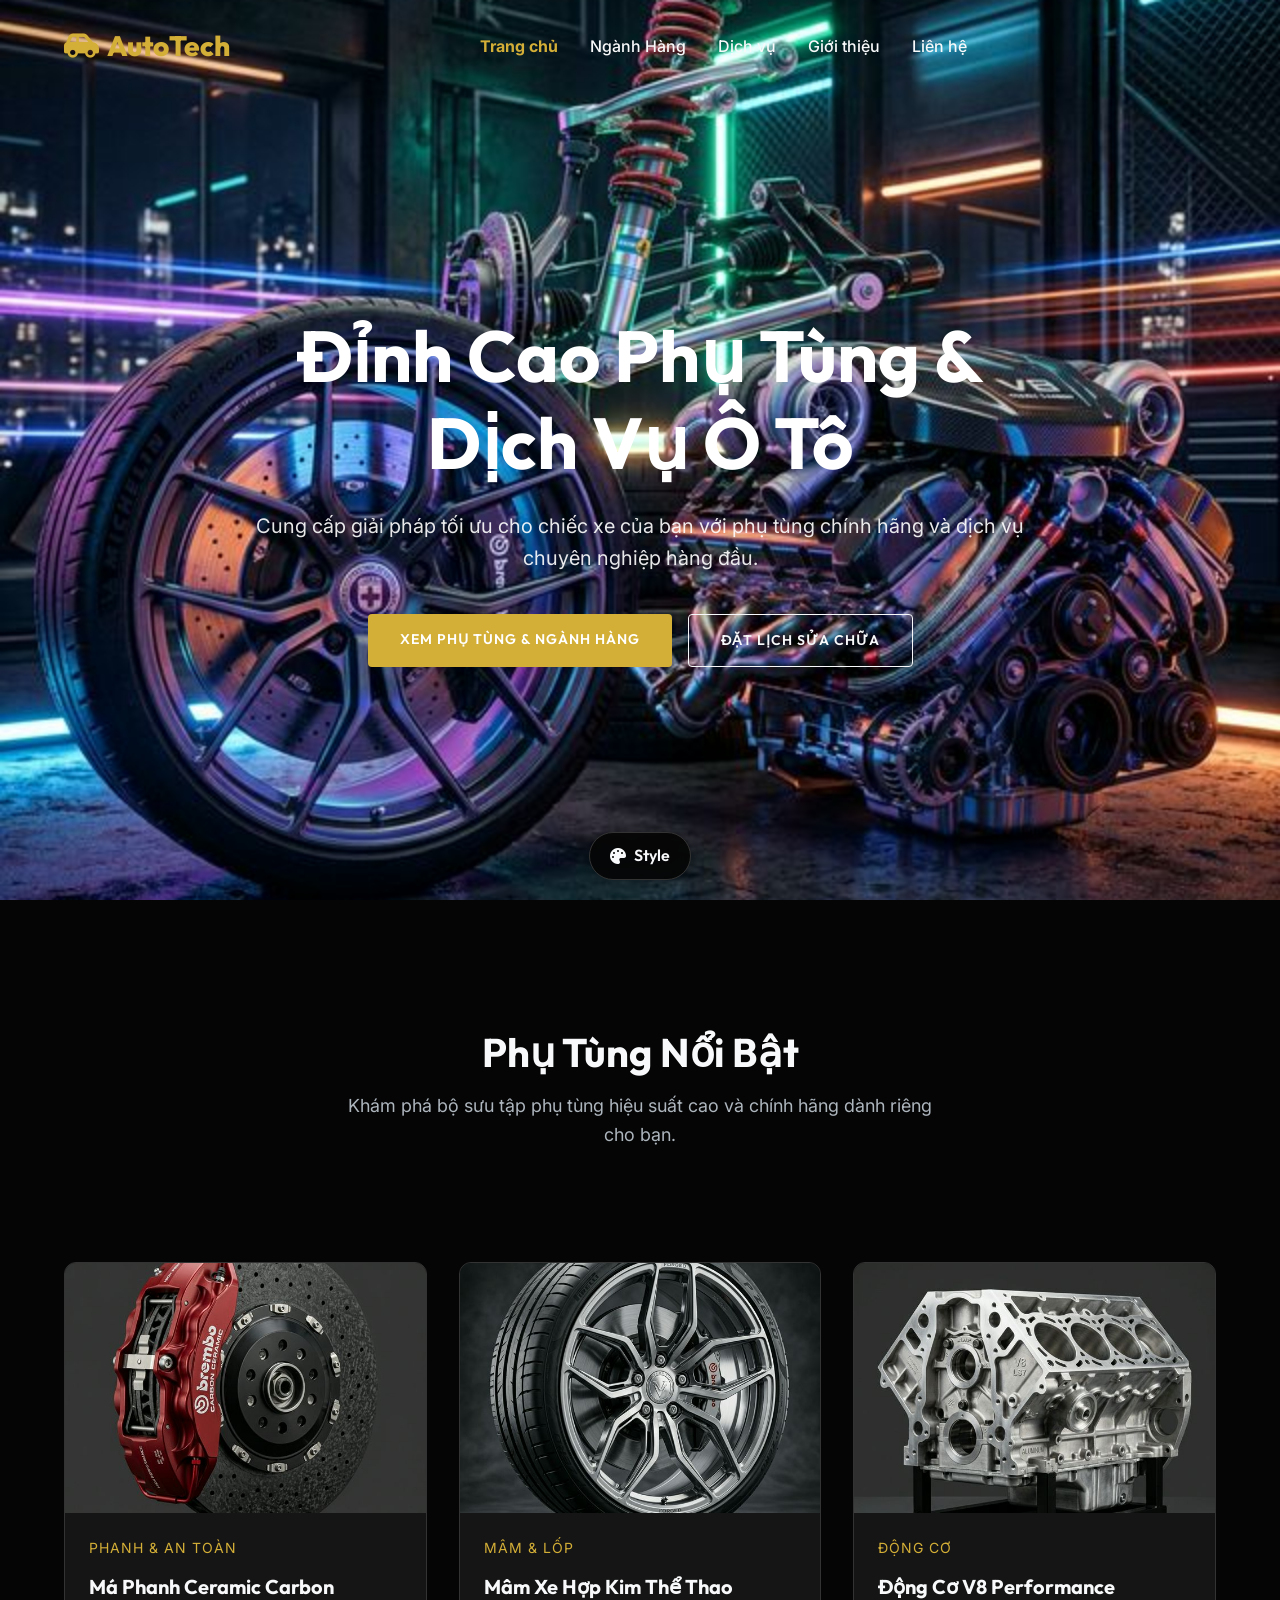
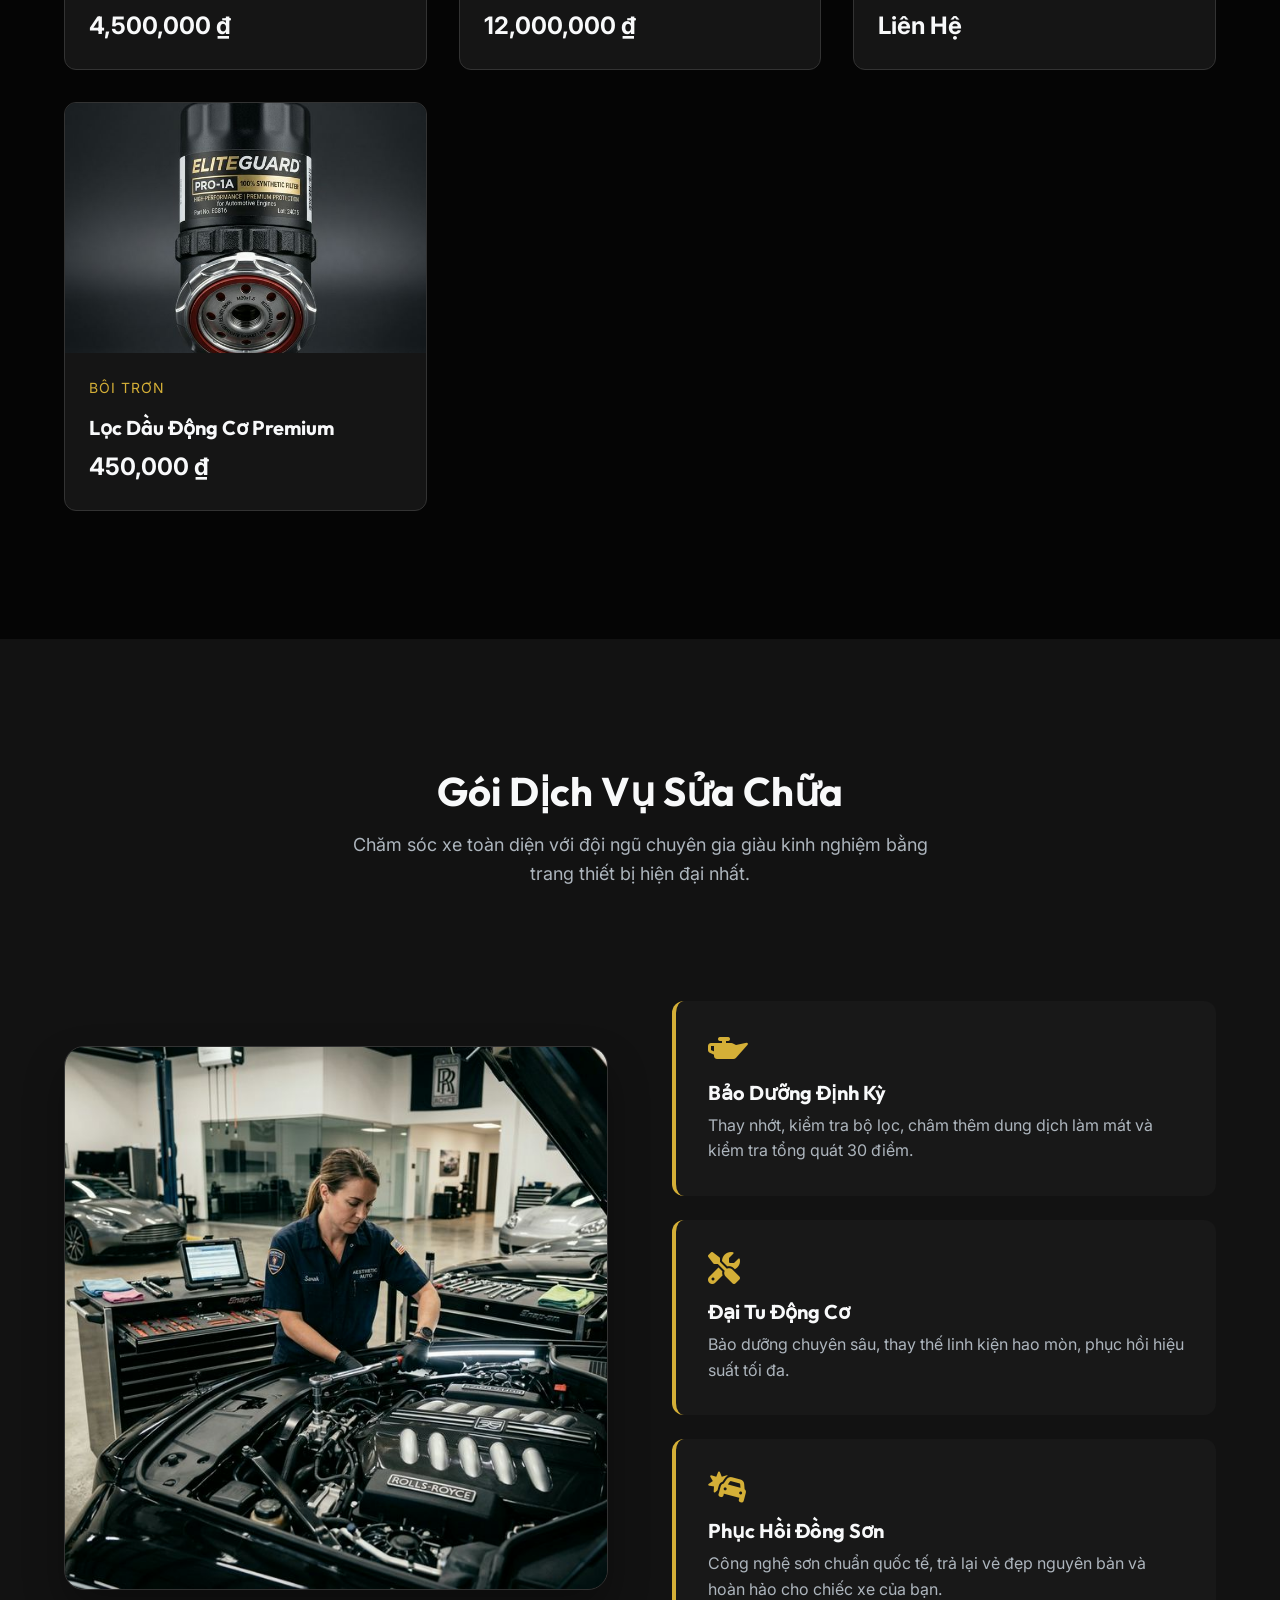
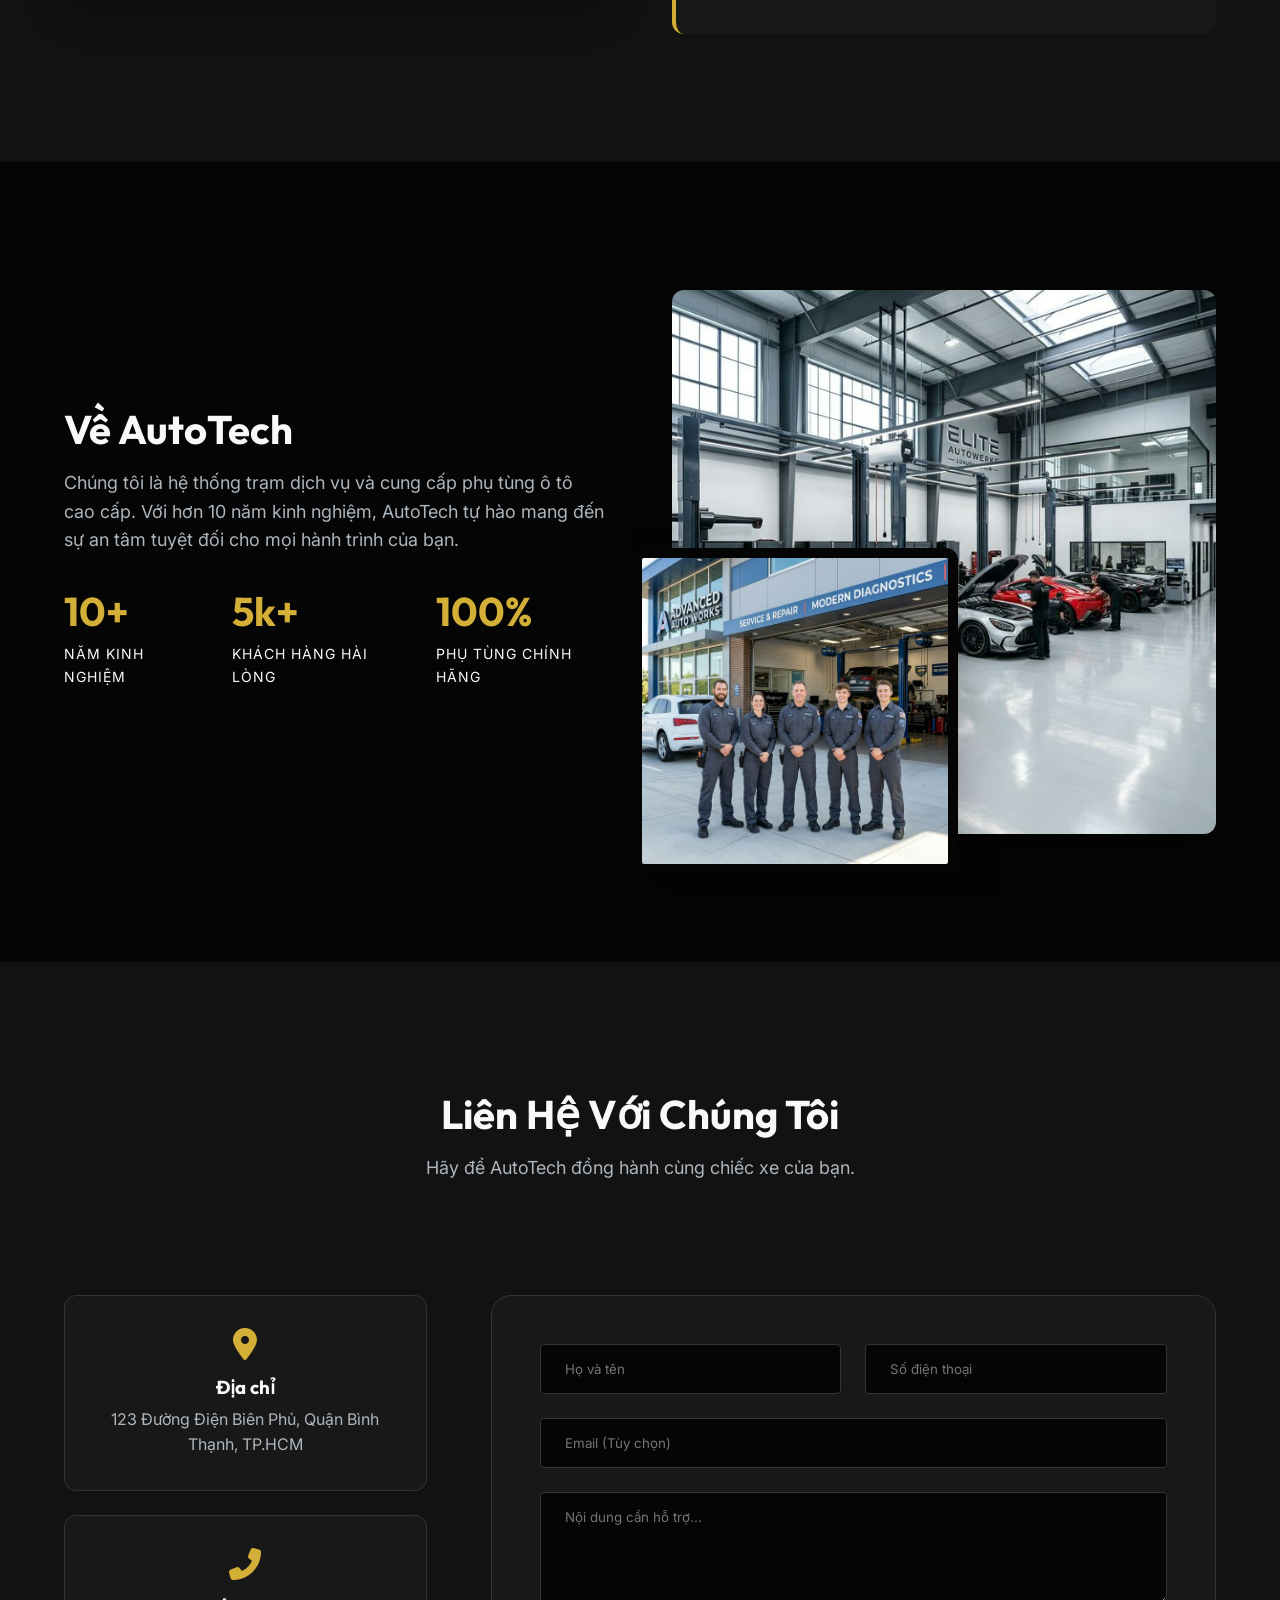
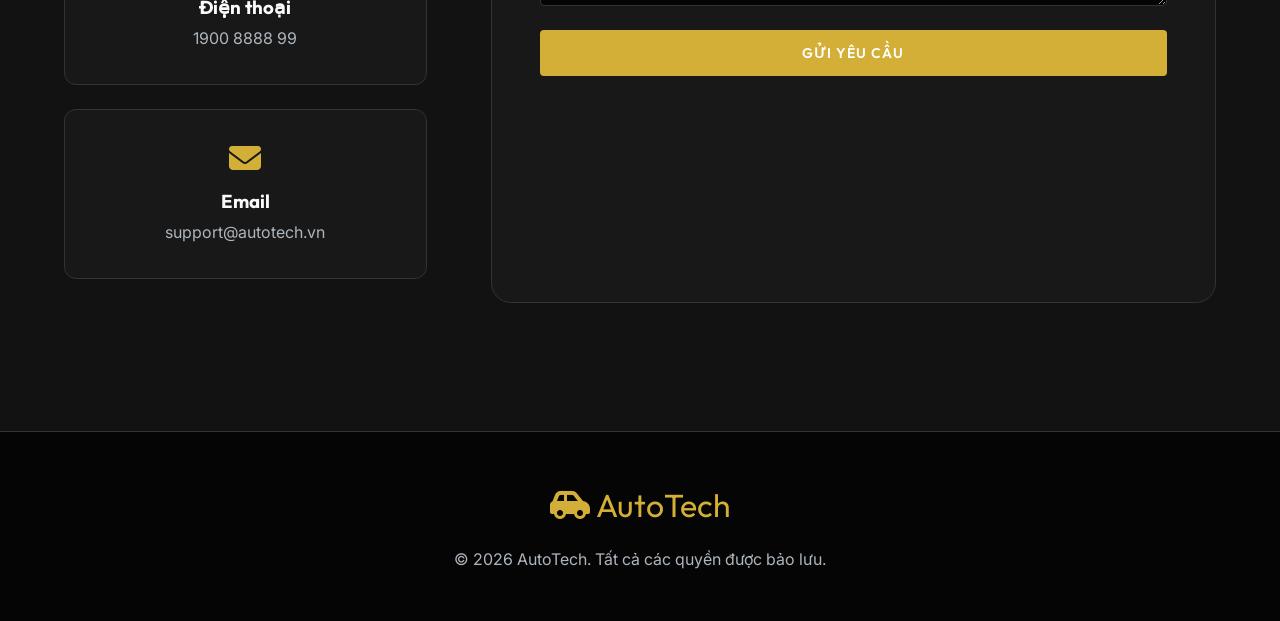
<file: index.html>
<!DOCTYPE html>
<html lang="vi">
<head>
  <meta charset="UTF-8" />
  <meta name="viewport" content="width=device-width, initial-scale=1.0" />
  <title>AutoTech - Phụ Tùng & Dịch Vụ Ô Tô Premium</title>
  <meta name="description" content="Chuyên cung cấp phụ tùng ô tô chính hãng và dịch vụ bảo dưỡng sửa chữa chuyên nghiệp. Trải nghiệm dịch vụ đẳng cấp." />
  <link rel="preconnect" href="https://fonts.googleapis.com">
  <link rel="preconnect" href="https://fonts.gstatic.com" crossorigin>
  <link href="https://fonts.googleapis.com/css2?family=Inter:wght@300;400;500;600;700&family=Outfit:wght@400;600;800&family=Roboto+Mono:wght@400;700&display=swap" rel="stylesheet">
  <link rel="stylesheet" href="styles.css" />
  <link rel="stylesheet" href="https://cdnjs.cloudflare.com/ajax/libs/font-awesome/6.4.0/css/all.min.css" />
</head>
<body class="theme-dark-luxury">
  
  <!-- Navigation -->
  <nav class="navbar" id="navbar">
    <div class="container nav-container">
      <a href="index.html" class="logo">
        <i class="fa-solid fa-car-side"></i> AutoTech
      </a>
      <ul class="nav-links">
        <li><a href="index.html" style="color: var(--accent-color); font-weight: 700;">Trang chủ</a></li>
        <li><a href="products.html">Ngành Hàng</a></li>
        <li><a href="services.html">Dịch vụ</a></li>
        <li><a href="about.html">Giới thiệu</a></li>
        <li><a href="contact.html">Liên hệ</a></li>
      </ul>
      <div class="nav-extra" style="display:flex; align-items:center;">
        <div class="search-bar" style="display:none;">
          <input type="text" placeholder="Tìm kiếm mã phụ tùng...">
          <button><i class="fas fa-search"></i></button>
        </div>
        <div class="hamburger" style="margin-left: 20px;"><i class="fas fa-bars"></i></div>
      </div>
    </div>
  </nav>

  <!-- Hero Section -->
  <header class="hero" id="home">
    <div class="hero-bg">
      <img src="images/banner.png" alt="Auto parts banner" />
      <div class="hero-overlay"></div>
    </div>
    <div class="container hero-content">
      <h1 class="animate-up">Đỉnh Cao Phụ Tùng & Dịch Vụ Ô Tô</h1>
      <p class="animate-up delay-1">Cung cấp giải pháp tối ưu cho chiếc xe của bạn với phụ tùng chính hãng và dịch vụ chuyên nghiệp hàng đầu.</p>
      <div class="hero-buttons animate-up delay-2">
        <a href="products.html" class="btn btn-primary">Xem Phụ Tùng & Ngành Hàng</a>
        <a href="services.html" class="btn btn-outline">đặt lịch sửa chữa</a>
      </div>
    </div>
  </header>

  <!-- Products Section -->
  <section class="products-section" id="products">
    <div class="container">
      <div class="section-header">
        <h2 class="section-title">Phụ Tùng Nổi Bật</h2>
        <p class="section-subtitle">Khám phá bộ sưu tập phụ tùng hiệu suất cao và chính hãng dành riêng cho bạn.</p>
      </div>
      
      <div class="product-grid" id="productGrid">
        <!-- Injected via JS -->
      </div>
    </div>
  </section>

  <!-- Services Section -->
  <section class="services-section" id="services">
    <div class="container">
      <div class="section-header">
        <h2 class="section-title">Gói Dịch Vụ Sửa Chữa</h2>
        <p class="section-subtitle">Chăm sóc xe toàn diện với đội ngũ chuyên gia giàu kinh nghiệm bằng trang thiết bị hiện đại nhất.</p>
      </div>

      <div class="services-wrapper">
        <div class="services-image">
          <img src="images/service.png" alt="Car Repair Service" />
        </div>
        <div class="services-list" id="servicesList">
          <!-- Injected via JS -->
        </div>
      </div>
    </div>
  </section>

  <!-- About Section -->
  <section class="about-section" id="about">
    <div class="container">
      <div class="about-grid">
        <div class="about-content">
          <h2 class="section-title">Về AutoTech</h2>
          <p>Chúng tôi là hệ thống trạm dịch vụ và cung cấp phụ tùng ô tô cao cấp. Với hơn 10 năm kinh nghiệm, AutoTech tự hào mang đến sự an tâm tuyệt đối cho mọi hành trình của bạn.</p>
          <div class="stats">
            <div class="stat-item">
              <h3>10+</h3>
              <p>Năm kinh nghiệm</p>
            </div>
            <div class="stat-item">
              <h3>5k+</h3>
              <p>Khách hàng hài lòng</p>
            </div>
            <div class="stat-item">
              <h3>100%</h3>
              <p>Phụ tùng chính hãng</p>
            </div>
          </div>
        </div>
        <div class="about-images">
          <img src="images/garage.png" alt="Garage Image" class="about-img main-img" />
          <img src="images/mechanics.png" alt="Mechanics" class="about-img float-img" />
        </div>
      </div>
    </div>
  </section>

  <!-- Contact Section -->
  <section class="contact-section" id="contact">
    <div class="container">
      <div class="section-header">
        <h2 class="section-title">Liên Hệ Với Chúng Tôi</h2>
        <p class="section-subtitle">Hãy để AutoTech đồng hành cùng chiếc xe của bạn.</p>
      </div>
      
      <div class="contact-grid">
        <div class="contact-info">
          <div class="contact-card">
            <i class="fas fa-map-marker-alt"></i>
            <h3>Địa chỉ</h3>
            <p>123 Đường Điện Biên Phủ, Quận Bình Thạnh, TP.HCM</p>
          </div>
          <div class="contact-card">
            <i class="fas fa-phone-alt"></i>
            <h3>Điện thoại</h3>
            <p>1900 8888 99</p>
          </div>
          <div class="contact-card">
            <i class="fas fa-envelope"></i>
            <h3>Email</h3>
            <p>support@autotech.vn</p>
          </div>
        </div>
        
        <form class="contact-form">
          <div class="input-group">
            <input type="text" placeholder="Họ và tên" required />
            <input type="tel" placeholder="Số điện thoại" required />
          </div>
          <input type="email" placeholder="Email (Tùy chọn)" />
          <textarea placeholder="Nội dung cần hỗ trợ..." rows="5" required></textarea>
          <button type="submit" class="btn btn-primary btn-block">Gửi Yêu Cầu</button>
        </form>
      </div>
    </div>
  </section>

  <!-- Footer -->
  <footer>
    <div class="container footer-content">
      <div class="footer-logo">
        <i class="fa-solid fa-car-side"></i> AutoTech
      </div>
      <p>&copy; 2026 AutoTech. Tất cả các quyền được bảo lưu.</p>
    </div>
  </footer>

  <!-- Style Switcher (Bottom Center) -->
  <div class="style-switcher-wrapper">
    <div class="style-switcher-toggle" id="switcherToggle">
      <i class="fas fa-palette"></i> Style
    </div>
    <div class="style-switcher-panel" id="switcherPanel">
      <h3>Chọn Theme (UI/UX)</h3>
      <div class="theme-options">
        <button class="theme-btn active" data-theme="theme-dark-luxury">
          <span class="color-dot" style="background:#0a0a0a; border: 2px solid #d4af37"></span>
          Dark Luxury
        </button>
        <button class="theme-btn" data-theme="theme-fresh-modern">
          <span class="color-dot" style="background:#ffffff; border: 2px solid #2563eb"></span>
          Fresh Modern
        </button>
        <button class="theme-btn" data-theme="theme-racing-red">
          <span class="color-dot" style="background:#18181b; border: 2px solid #ef4444"></span>
          Racing Red
        </button>
        <button class="theme-btn" data-theme="theme-ocean-depth">
          <span class="color-dot" style="background:#0f172a; border: 2px solid #06b6d4"></span>
          Ocean Depth
        </button>
        <button class="theme-btn" data-theme="theme-industrial">
          <span class="color-dot" style="background:#1f1e1d; border: 2px solid #f97316"></span>
          Industrial
        </button>
      </div>
    </div>
  </div>

  <script src="main.js"></script>
</body>
</html>
</file>
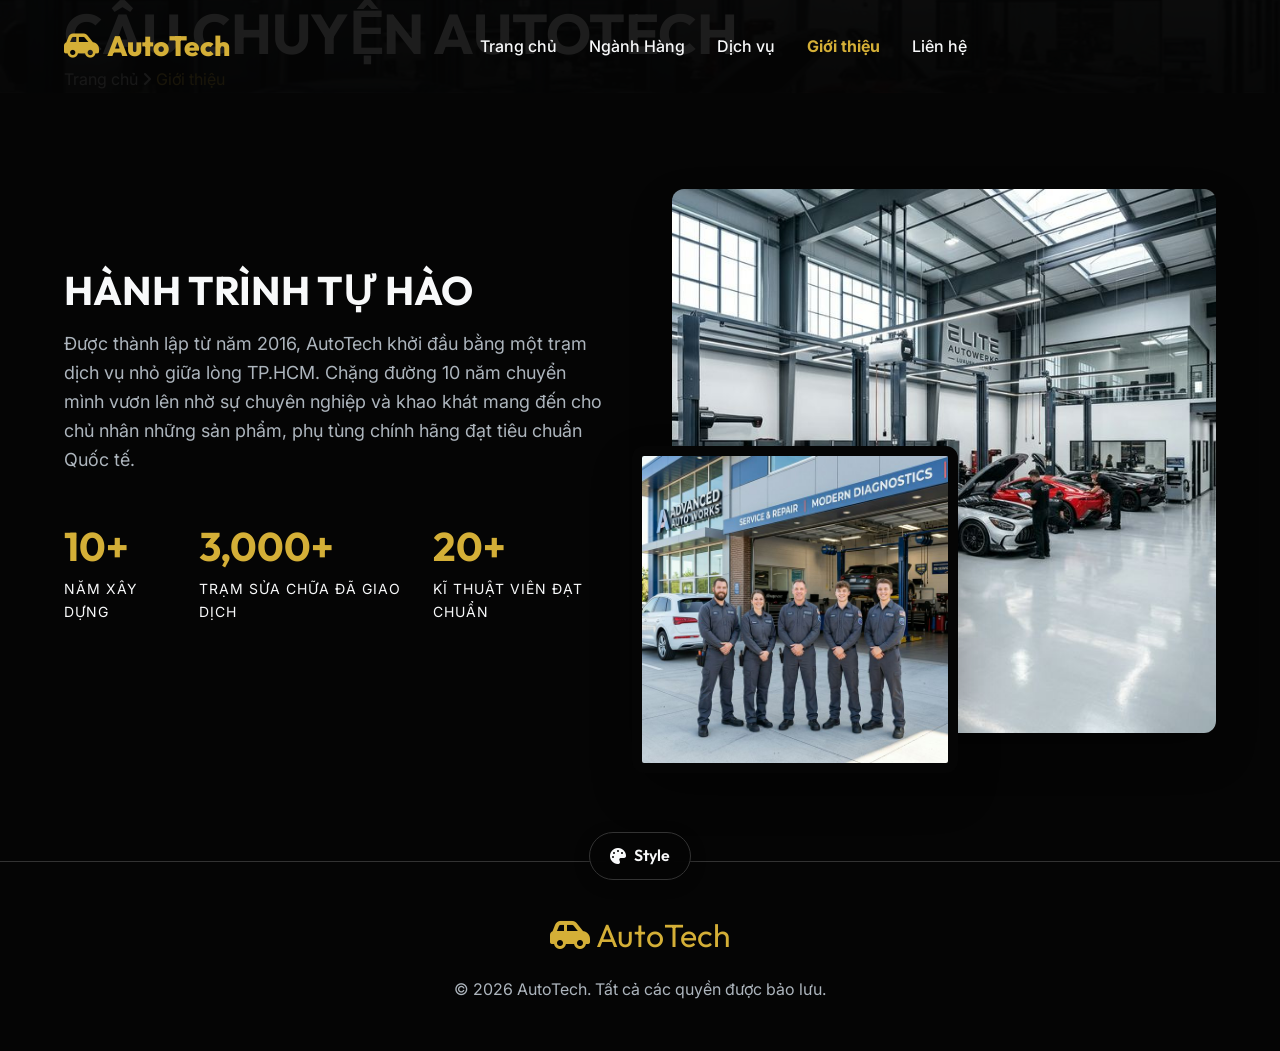
<file: about.html>
<!DOCTYPE html>
<html lang="vi">
<head>
  <meta charset="UTF-8" />
  <meta name="viewport" content="width=device-width, initial-scale=1.0" />
  <title>Về Chúng Tôi - AutoTech</title>
  <link href="https://fonts.googleapis.com/css2?family=Inter:wght@300;400;500;600;700&family=Outfit:wght@400;600;800&display=swap" rel="stylesheet">
  <link rel="stylesheet" href="styles.css" />
  <link rel="stylesheet" href="https://cdnjs.cloudflare.com/ajax/libs/font-awesome/6.4.0/css/all.min.css" />
</head>
<body class="theme-dark-luxury">
  
  <nav class="navbar scrolled" id="navbar" style="background-color: var(--nav-bg);">
    <div class="container nav-container">
      <a href="index.html" class="logo">
        <i class="fa-solid fa-car-side"></i> AutoTech
      </a>
      <ul class="nav-links">
        <li><a href="index.html">Trang chủ</a></li>
        <li><a href="products.html">Ngành Hàng</a></li>
        <li><a href="services.html">Dịch vụ</a></li>
        <li><a href="about.html" style="color: var(--accent-color); font-weight: 700;">Giới thiệu</a></li>
        <li><a href="contact.html">Liên hệ</a></li>
      </ul>
      <div class="nav-extra" style="display:flex; align-items:center;">
        <div class="search-bar" style="display:none;">
          <input type="text" placeholder="Tìm kiếm mã SKU...">
          <button><i class="fas fa-search"></i></button>
        </div>
        <div class="hamburger" style="margin-left: 20px;"><i class="fas fa-bars"></i></div>
      </div>
    </div>
  </nav>

  <header class="page-header" style="background-image: linear-gradient(rgba(0,0,0,0.6), rgba(0,0,0,0.8)), url('images/garage.png'); background-size: cover; background-position: center;">
    <div class="container">
      <h1 style="color: #fff; font-size: 3.5rem;">CÂU CHUYỆN AUTOTECH</h1>
      <div class="breadcrumb" style="color: #ccc;">
        <span><a href="index.html">Trang chủ</a></span> <i class="fas fa-angle-right"></i> <span class="active" style="color: var(--accent-color);">Giới thiệu</span>
      </div>
    </div>
  </header>

  <section class="about-section" style="padding-top: 6rem;">
    <div class="container">
      <div class="about-grid">
        <div class="about-content">
          <h2 class="section-title">HÀNH TRÌNH TỰ HÀO</h2>
          <p>Được thành lập từ năm 2016, AutoTech khởi đầu bằng một trạm dịch vụ nhỏ giữa lòng TP.HCM. Chặng đường 10 năm chuyển mình vươn lên nhờ sự chuyên nghiệp và khao khát mang đến cho chủ nhân những sản phẩm, phụ tùng chính hãng đạt tiêu chuẩn Quốc tế.</p>
          <div class="stats" style="margin-top: 3rem;">
            <div class="stat-item">
              <h3>10+</h3>
              <p>Năm Xây Dựng</p>
            </div>
            <div class="stat-item">
              <h3>3,000+</h3>
              <p>Trạm Sửa Chữa Đã Giao Dịch</p>
            </div>
            <div class="stat-item">
              <h3>20+</h3>
              <p>Kĩ Thuật Viên Đạt Chuẩn</p>
            </div>
          </div>
        </div>
        <div class="about-images">
          <img src="images/garage.png" alt="Xưởng dịch vụ" class="about-img main-img" />
          <img src="images/mechanics.png" alt="Đội ngũ thợ" class="about-img float-img" />
        </div>
      </div>
    </div>
  </section>

  <footer>
    <div class="container footer-content">
      <div class="footer-logo"><i class="fa-solid fa-car-side"></i> AutoTech</div>
      <p>&copy; 2026 AutoTech. Tất cả các quyền được bảo lưu.</p>
    </div>
  </footer>

  <div class="style-switcher-wrapper">
    <div class="style-switcher-toggle" id="switcherToggle"><i class="fas fa-palette"></i> Style</div>
    <div class="style-switcher-panel" id="switcherPanel">
      <h3>Chọn Theme (UI/UX)</h3>
      <div class="theme-options">
        <button class="theme-btn active" data-theme="theme-dark-luxury"><span class="color-dot" style="background:#0a0a0a; border: 2px solid #d4af37"></span>Dark Luxury</button>
        <button class="theme-btn" data-theme="theme-fresh-modern"><span class="color-dot" style="background:#ffffff; border: 2px solid #2563eb"></span>Fresh Modern</button>
        <button class="theme-btn" data-theme="theme-racing-red"><span class="color-dot" style="background:#18181b; border: 2px solid #ef4444"></span>Racing Red</button>
        <button class="theme-btn" data-theme="theme-ocean-depth"><span class="color-dot" style="background:#0f172a; border: 2px solid #06b6d4"></span>Ocean Depth</button>
        <button class="theme-btn" data-theme="theme-industrial"><span class="color-dot" style="background:#1f1e1d; border: 2px solid #f97316"></span>Industrial</button>
      </div>
    </div>
  </div>

  <script src="main.js"></script>
</body>
</html>
</file>
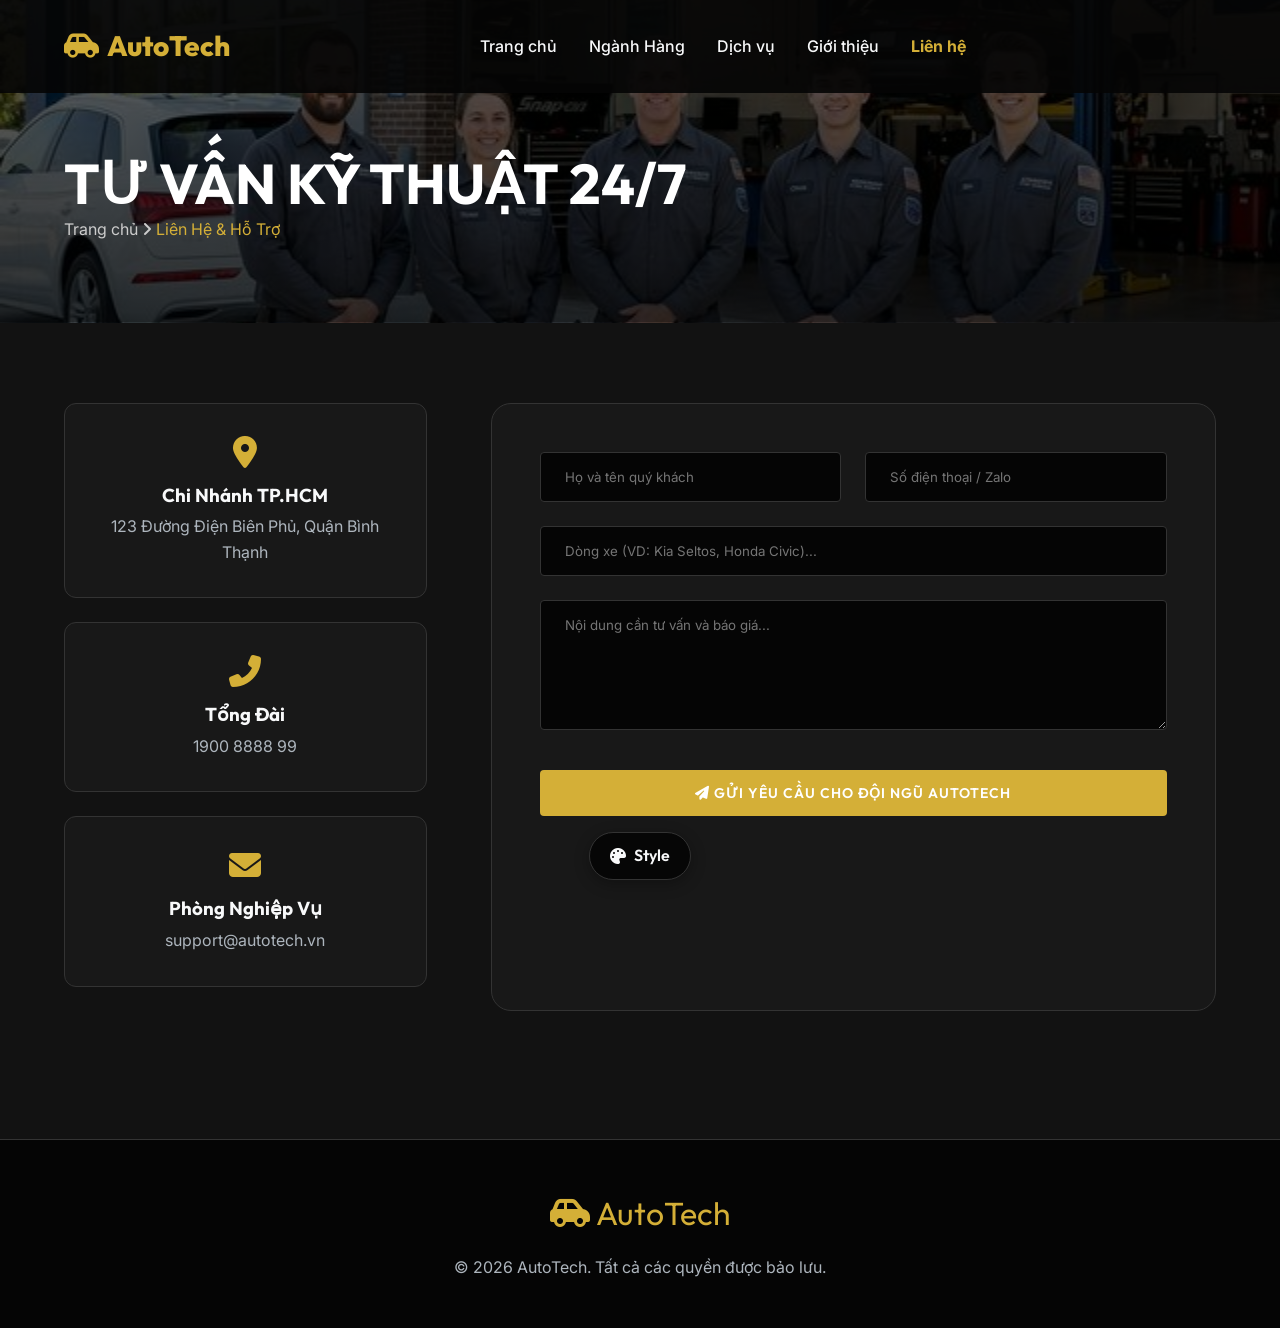
<file: contact.html>
<!DOCTYPE html>
<html lang="vi">
<head>
  <meta charset="UTF-8" />
  <meta name="viewport" content="width=device-width, initial-scale=1.0" />
  <title>Liên Hệ - AutoTech</title>
  <link href="https://fonts.googleapis.com/css2?family=Inter:wght@300;400;500;600;700&family=Outfit:wght@400;600;800&display=swap" rel="stylesheet">
  <link rel="stylesheet" href="styles.css" />
  <link rel="stylesheet" href="https://cdnjs.cloudflare.com/ajax/libs/font-awesome/6.4.0/css/all.min.css" />
</head>
<body class="theme-dark-luxury">
  
  <nav class="navbar scrolled" id="navbar" style="background-color: var(--nav-bg);">
    <div class="container nav-container">
      <a href="index.html" class="logo">
        <i class="fa-solid fa-car-side"></i> AutoTech
      </a>
      <ul class="nav-links">
        <li><a href="index.html">Trang chủ</a></li>
        <li><a href="products.html">Ngành Hàng</a></li>
        <li><a href="services.html">Dịch vụ</a></li>
        <li><a href="about.html">Giới thiệu</a></li>
        <li><a href="contact.html" style="color: var(--accent-color); font-weight: 700;">Liên hệ</a></li>
      </ul>
      <div class="nav-extra" style="display:flex; align-items:center;">
        <div class="search-bar" style="display:none;">
          <input type="text" placeholder="Tìm kiếm mã SKU...">
          <button><i class="fas fa-search"></i></button>
        </div>
        <div class="hamburger" style="margin-left: 20px;"><i class="fas fa-bars"></i></div>
      </div>
    </div>
  </nav>

  <header class="page-header" style="background-image: linear-gradient(rgba(0,0,0,0.6), rgba(0,0,0,0.8)), url('images/mechanics.png'); background-size: cover; background-position: center; padding-top: 150px; padding-bottom: 80px;">
    <div class="container">
      <h1 style="color: #fff; font-size: 3.5rem;">TƯ VẤN KỸ THUẬT 24/7</h1>
      <div class="breadcrumb" style="color: #ccc;">
        <span><a href="index.html">Trang chủ</a></span> <i class="fas fa-angle-right"></i> <span class="active" style="color: var(--accent-color);">Liên Hệ & Hỗ Trợ</span>
      </div>
    </div>
  </header>

  <section class="contact-section" style="padding-top: 5rem; min-height: 70vh;">
    <div class="container">
      <div class="contact-grid">
        <div class="contact-info">
          <div class="contact-card">
            <i class="fas fa-map-marker-alt"></i>
            <h3>Chi Nhánh TP.HCM</h3>
            <p>123 Đường Điện Biên Phủ, Quận Bình Thạnh</p>
          </div>
          <div class="contact-card">
            <i class="fas fa-phone-alt"></i>
            <h3>Tổng Đài</h3>
            <p>1900 8888 99</p>
          </div>
          <div class="contact-card">
            <i class="fas fa-envelope"></i>
            <h3>Phòng Nghiệp Vụ</h3>
            <p>support@autotech.vn</p>
          </div>
        </div>
        
        <form class="contact-form">
          <div class="input-group">
            <input type="text" placeholder="Họ và tên quý khách" required />
            <input type="tel" placeholder="Số điện thoại / Zalo" required />
          </div>
          <input type="text" placeholder="Dòng xe (VD: Kia Seltos, Honda Civic)..." />
          <textarea placeholder="Nội dung cần tư vấn và báo giá..." rows="6" required></textarea>
          <button type="button" class="btn btn-primary btn-block" onclick="alert('Cảm ơn bạn! Đội ngũ bán hàng sẽ xử lý trong vòng 5 phút.')" style="margin-top: 1rem;"><i class="fas fa-paper-plane"></i> Gửi Yêu Cầu Cho Đội Ngũ AutoTech</button>
        </form>
      </div>
    </div>
  </section>

  <footer>
    <div class="container footer-content">
      <div class="footer-logo"><i class="fa-solid fa-car-side"></i> AutoTech</div>
      <p>&copy; 2026 AutoTech. Tất cả các quyền được bảo lưu.</p>
    </div>
  </footer>

  <div class="style-switcher-wrapper">
    <div class="style-switcher-toggle" id="switcherToggle"><i class="fas fa-palette"></i> Style</div>
    <div class="style-switcher-panel" id="switcherPanel">
      <h3>Chọn Theme (UI/UX)</h3>
      <div class="theme-options">
        <button class="theme-btn active" data-theme="theme-dark-luxury"><span class="color-dot" style="background:#0a0a0a; border: 2px solid #d4af37"></span>Dark Luxury</button>
        <button class="theme-btn" data-theme="theme-fresh-modern"><span class="color-dot" style="background:#ffffff; border: 2px solid #2563eb"></span>Fresh Modern</button>
        <button class="theme-btn" data-theme="theme-racing-red"><span class="color-dot" style="background:#18181b; border: 2px solid #ef4444"></span>Racing Red</button>
        <button class="theme-btn" data-theme="theme-ocean-depth"><span class="color-dot" style="background:#0f172a; border: 2px solid #06b6d4"></span>Ocean Depth</button>
        <button class="theme-btn" data-theme="theme-industrial"><span class="color-dot" style="background:#1f1e1d; border: 2px solid #f97316"></span>Industrial</button>
      </div>
    </div>
  </div>

  <script src="main.js"></script>
</body>
</html>
</file>
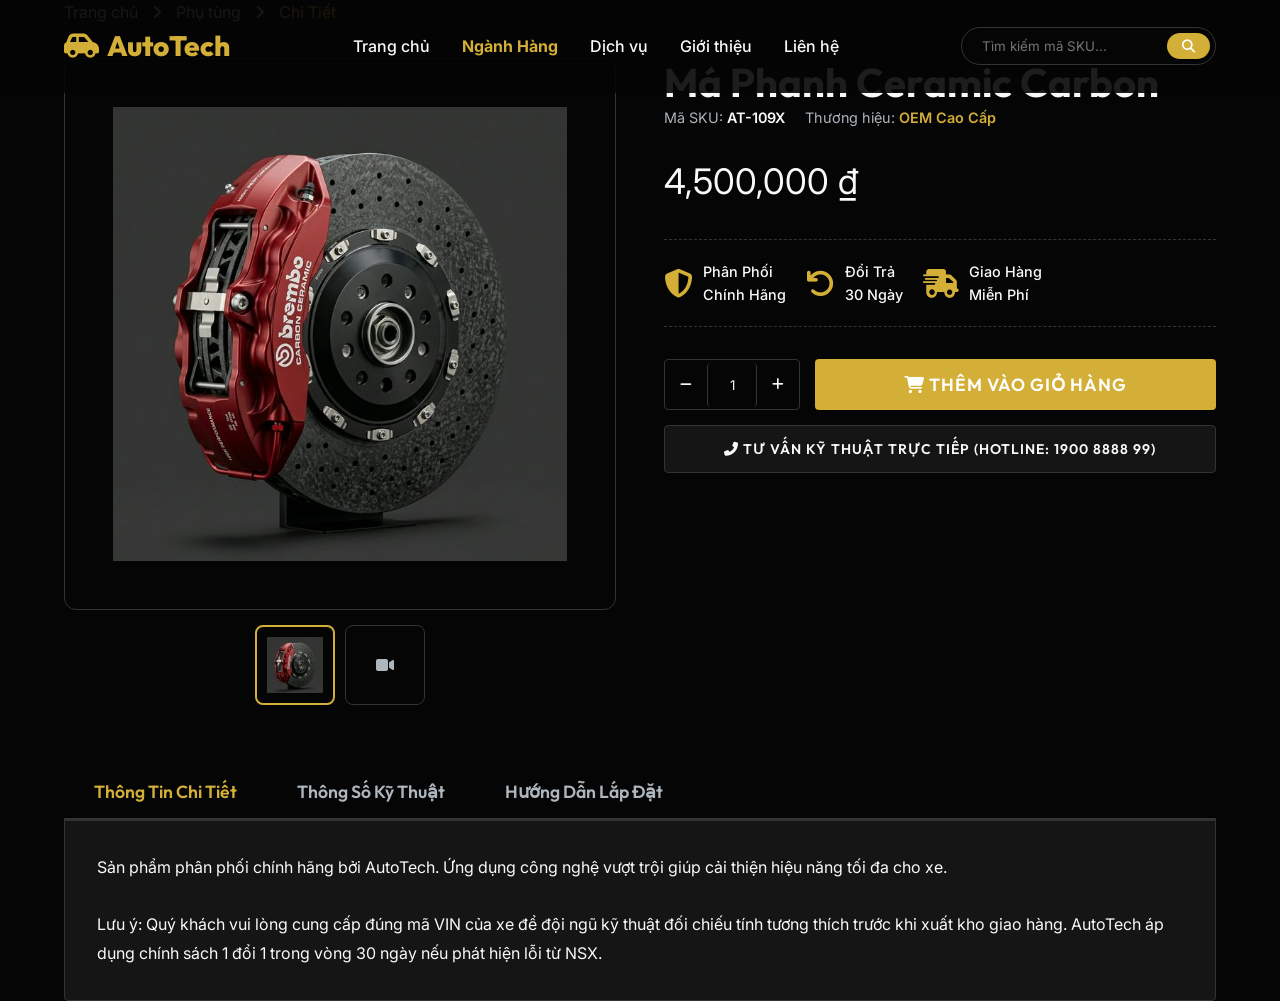
<file: product-detail.html>
<!DOCTYPE html>
<html lang="vi">
<head>
  <meta charset="UTF-8" />
  <meta name="viewport" content="width=device-width, initial-scale=1.0" />
  <title>Chi Tiết Phụ Tùng - AutoTech</title>
  <link href="https://fonts.googleapis.com/css2?family=Inter:wght@300;400;500;600;700&family=Outfit:wght@400;600;800&display=swap" rel="stylesheet">
  <link rel="stylesheet" href="styles.css" />
  <link rel="stylesheet" href="https://cdnjs.cloudflare.com/ajax/libs/font-awesome/6.4.0/css/all.min.css" />
</head>
<body class="theme-dark-luxury">
  
  <nav class="navbar scrolled" id="navbar" style="background-color: var(--nav-bg);">
    <div class="container nav-container">
      <a href="index.html" class="logo">
        <i class="fa-solid fa-car-side"></i> AutoTech
      </a>
      <ul class="nav-links">
        <li><a href="index.html">Trang chủ</a></li>
        <li><a href="products.html" style="color: var(--accent-color); font-weight: 700;">Ngành Hàng</a></li>
        <li><a href="services.html">Dịch vụ</a></li>
        <li><a href="about.html">Giới thiệu</a></li>
        <li><a href="contact.html">Liên hệ</a></li>
      </ul>
      <div class="nav-extra" style="display:flex; align-items:center;">
        <div class="search-bar">
          <input type="text" placeholder="Tìm kiếm mã SKU...">
          <button><i class="fas fa-search"></i></button>
        </div>
        <div class="hamburger" style="margin-left: 20px;"><i class="fas fa-bars"></i></div>
      </div>
    </div>
  </nav>

  <section class="product-detail-section nambac-detail">
    <div class="container">
      <div class="breadcrumb" style="margin-bottom: 2rem;">
        <span><a href="index.html" style="color:var(--text-secondary)">Trang chủ</a></span> <i class="fas fa-angle-right" style="color:var(--text-secondary); margin:0 10px;"></i>
        <span><a href="products.html" style="color:var(--text-secondary)">Phụ tùng</a></span> <i class="fas fa-angle-right" style="color:var(--text-secondary); margin:0 10px;"></i>
        <span class="active" style="color:var(--accent-color)">Chi Tiết</span>
      </div>

      <div id="productDetailContainer">
        <!-- Rendered via JS -->
      </div>
      
      <!-- Nambac Style Tabs -->
      <div class="product-tabs">
        <div class="tab-headers">
          <button class="active">Thông Tin Chi Tiết</button>
          <button>Thông Số Kỹ Thuật</button>
          <button>Hướng Dẫn Lắp Đặt</button>
        </div>
        <div class="tab-content" style="padding: 2rem; background: var(--card-bg); border: 1px solid var(--border-color); border-radius: 0 0 var(--radius-sm) var(--radius-sm); line-height: 1.8;">
          <p>Sản phẩm phân phối chính hãng bởi AutoTech. Ứng dụng công nghệ vượt trội giúp cải thiện hiệu năng tối đa cho xe.</p>
          <br>
          <p>Lưu ý: Quý khách vui lòng cung cấp đúng mã VIN của xe để đội ngũ kỹ thuật đối chiếu tính tương thích trước khi xuất kho giao hàng. AutoTech áp dụng chính sách 1 đổi 1 trong vòng 30 ngày nếu phát hiện lỗi từ NSX.</p>
        </div>
      </div>
    </div>
  </section>

  <script src="main.js"></script>
</body>
</html>
</file>
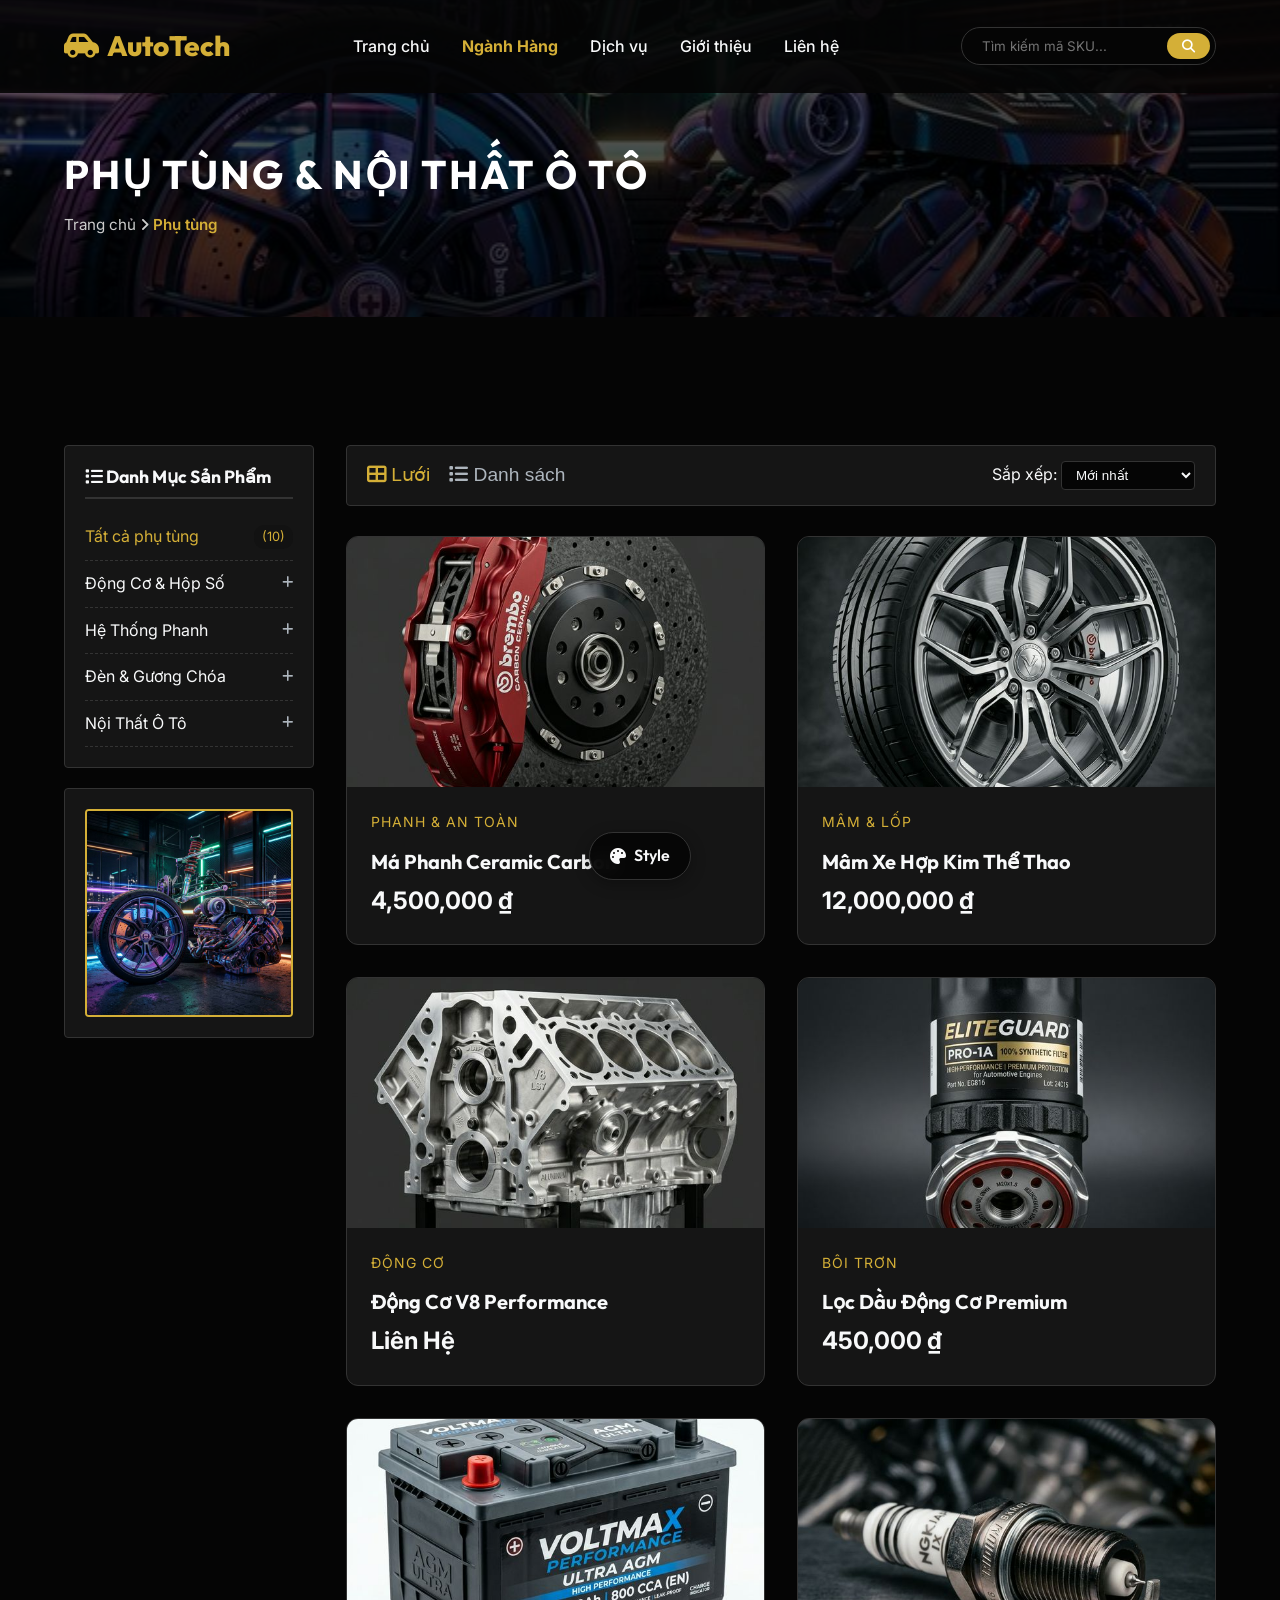
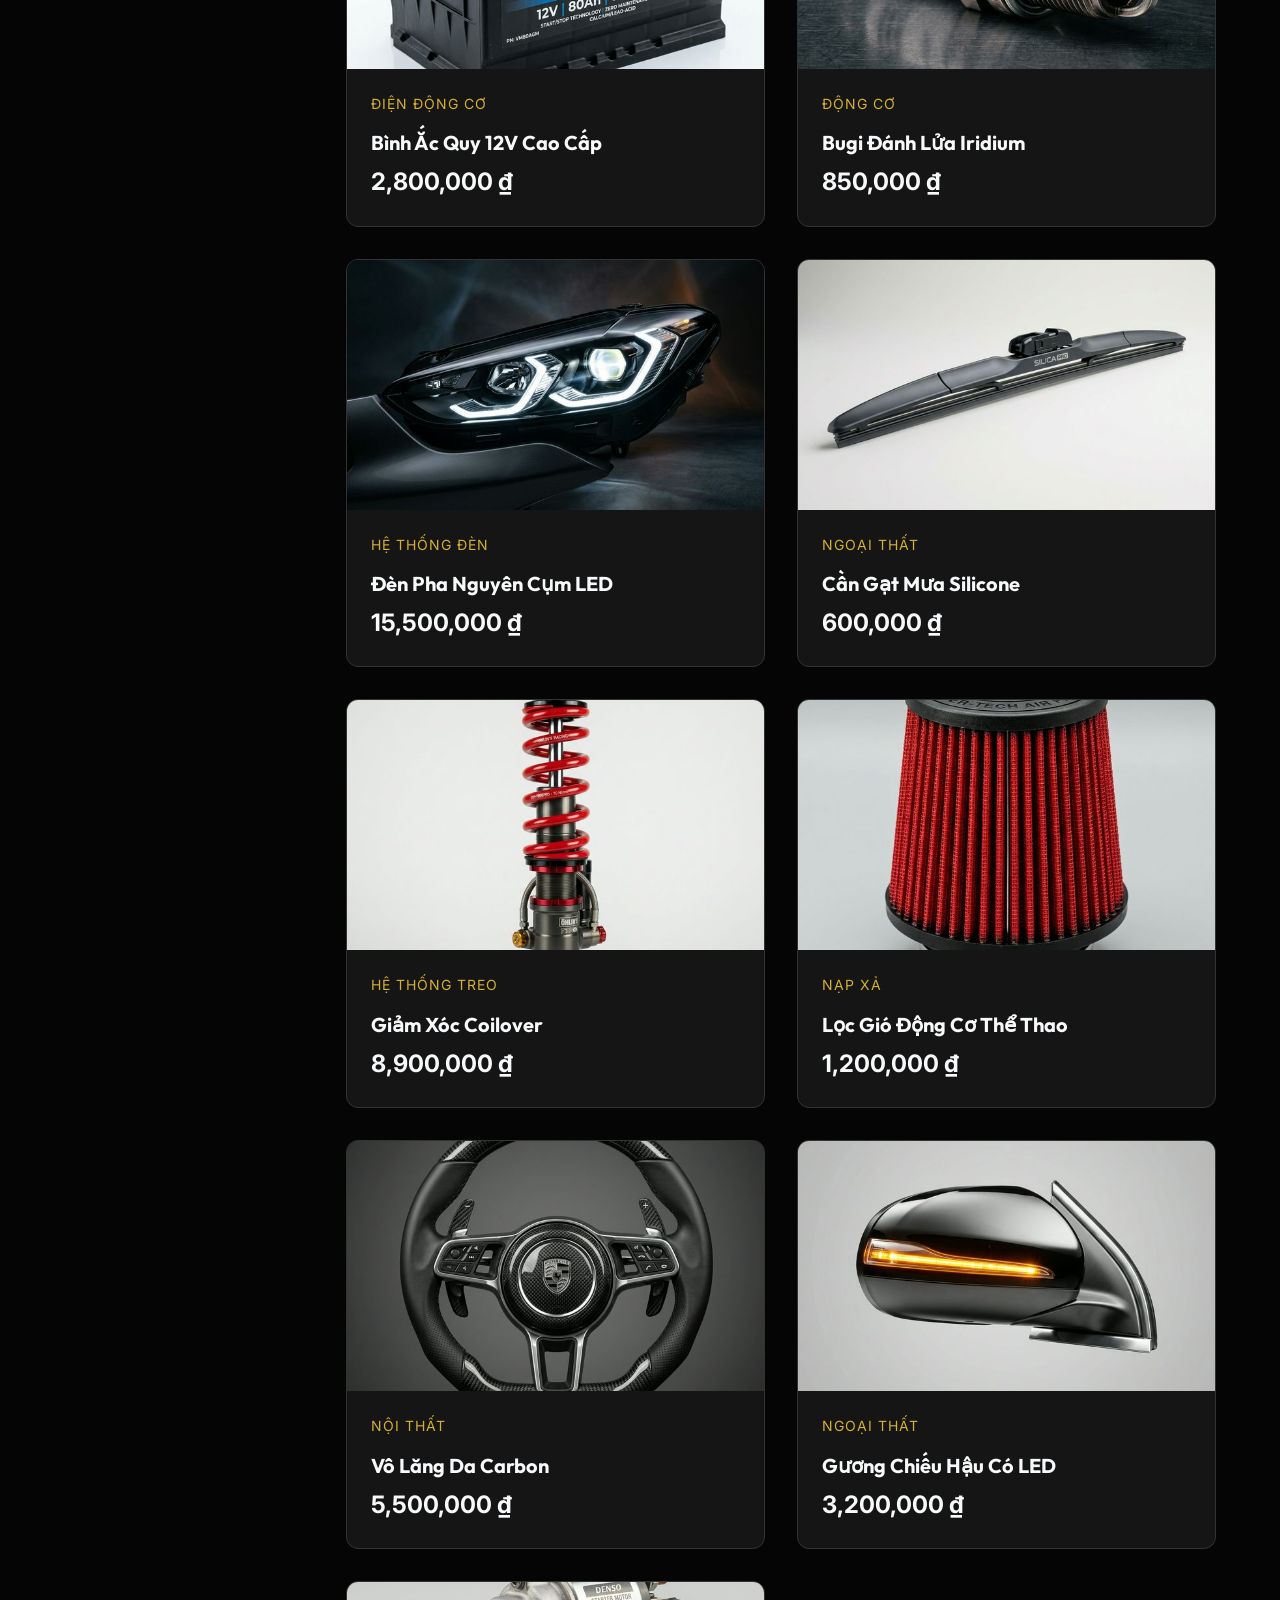
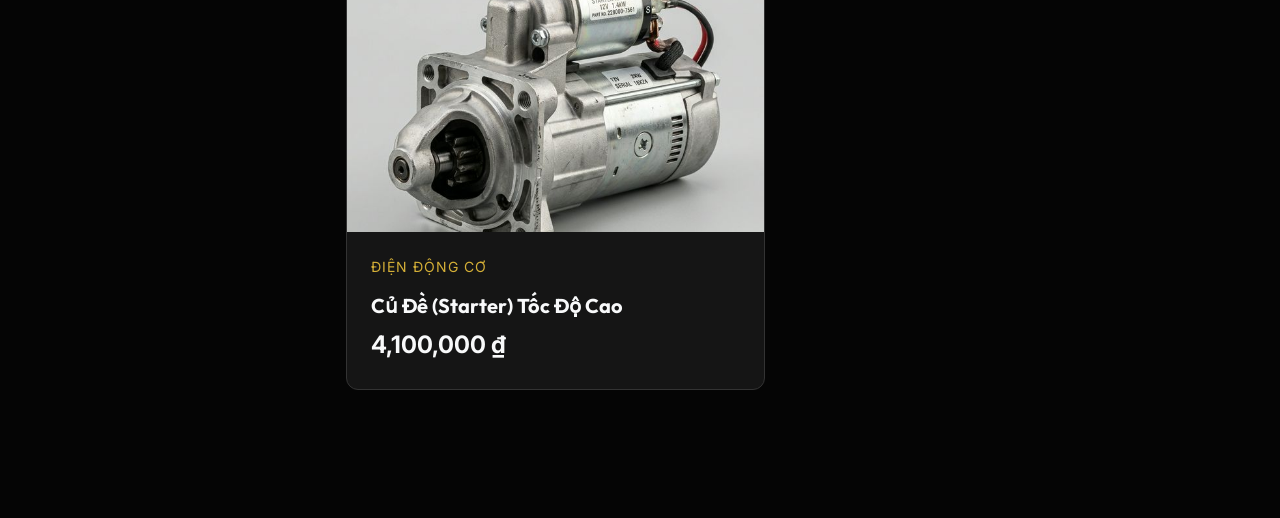
<file: products.html>
<!DOCTYPE html>
<html lang="vi">
<head>
  <meta charset="UTF-8" />
  <meta name="viewport" content="width=device-width, initial-scale=1.0" />
  <title>Danh Sách Phụ Tùng Tự Động - AutoTech</title>
  <link href="https://fonts.googleapis.com/css2?family=Inter:wght@300;400;500;600;700&family=Outfit:wght@400;600;800&display=swap" rel="stylesheet">
  <link rel="stylesheet" href="styles.css" />
  <link rel="stylesheet" href="https://cdnjs.cloudflare.com/ajax/libs/font-awesome/6.4.0/css/all.min.css" />
</head>
<body class="theme-dark-luxury">
  
  <!-- Navigation Mới -->
  <nav class="navbar scrolled" id="navbar" style="background-color: var(--nav-bg);">
    <div class="container nav-container">
      <a href="index.html" class="logo">
        <i class="fa-solid fa-car-side"></i> AutoTech
      </a>
      <ul class="nav-links">
        <li><a href="index.html">Trang chủ</a></li>
        <li><a href="products.html" style="color: var(--accent-color); font-weight: 700;">Ngành Hàng</a></li>
        <li><a href="services.html">Dịch vụ</a></li>
        <li><a href="about.html">Giới thiệu</a></li>
        <li><a href="contact.html">Liên hệ</a></li>
      </ul>
      <div class="nav-extra" style="display:flex; align-items:center;">
        <div class="search-bar">
          <input type="text" placeholder="Tìm kiếm mã SKU...">
          <button><i class="fas fa-search"></i></button>
        </div>
        <div class="hamburger" style="margin-left: 20px;"><i class="fas fa-bars"></i></div>
      </div>
    </div>
  </nav>

  <!-- Banner Danh Danh Mục -->
  <header class="page-header nambac-style-banner">
    <div class="container">
      <h1>PHỤ TÙNG & NỘI THẤT Ô TÔ</h1>
      <div class="breadcrumb">
        <span><a href="index.html">Trang chủ</a></span> <i class="fas fa-angle-right"></i> <span class="active">Phụ tùng</span>
      </div>
    </div>
  </header>

  <section class="products-section">
    <div class="container shop-layout">
      <!-- Cây Danh Mục Sidebar (Theo phong cách Nam Bắc) -->
      <aside class="shop-sidebar">
        <div class="filter-group">
          <h3><i class="fas fa-list"></i> Danh Mục Sản Phẩm</h3>
          <ul class="category-list" id="categoryFilter">
            <li class="active" data-filter="all">
              <span>Tất cả phụ tùng</span> <span class="count">(10)</span>
            </li>
            <li data-filter="Động Cơ">
              <span>Động Cơ & Hộp Số</span> <i class="fas fa-plus"></i>
            </li>
            <li data-filter="Phanh & An Toàn">
              <span>Hệ Thống Phanh</span> <i class="fas fa-plus"></i>
            </li>
            <li data-filter="Hệ Thống Đèn">
              <span>Đèn & Gương Chóa</span> <i class="fas fa-plus"></i>
            </li>
            <li data-filter="Nội Thất">
              <span>Nội Thất Ô Tô</span> <i class="fas fa-plus"></i>
            </li>
          </ul>
        </div>
        
        <div class="filter-group banner-sidebar">
          <img src="images/banner.png" alt="Khuyến mãi" style="width:100%; border-radius: var(--radius-sm); border: 2px solid var(--accent-color);">
        </div>
      </aside>

      <!-- Vùng hiển thị lưới sản phẩm -->
      <div class="shop-main">
        <div class="shop-controls">
          <div class="display-modes">
            <button class="active"><i class="fas fa-th-large"></i> Lưới</button>
            <button><i class="fas fa-list"></i> Danh sách</button>
          </div>
          <div class="sort-dropdown">
            Sắp xếp: 
            <select>
              <option>Mới nhất</option>
              <option>Giá Thấp - Cao</option>
              <option>Giá Cao - Thấp</option>
            </select>
          </div>
        </div>

        <div class="product-grid" id="allProductsGrid">
          <!-- Inject JS -->
        </div>
      </div>
    </div>
  </section>

  <!-- Nút Style giữ nguyên -->
  <div class="style-switcher-wrapper">
    <div class="style-switcher-toggle" id="switcherToggle">
      <i class="fas fa-palette"></i> Style
    </div>
    <div class="style-switcher-panel" id="switcherPanel">
      <h3>Chọn Theme (UI/UX)</h3>
      <div class="theme-options">
        <button class="theme-btn active" data-theme="theme-dark-luxury"><span class="color-dot" style="background:#0a0a0a; border: 2px solid #d4af37"></span>Dark Luxury</button>
        <button class="theme-btn" data-theme="theme-fresh-modern"><span class="color-dot" style="background:#ffffff; border: 2px solid #2563eb"></span>Fresh Modern</button>
        <button class="theme-btn" data-theme="theme-racing-red"><span class="color-dot" style="background:#18181b; border: 2px solid #ef4444"></span>Racing Red</button>
      </div>
    </div>
  </div>

  <script src="main.js"></script>
</body>
</html>
</file>
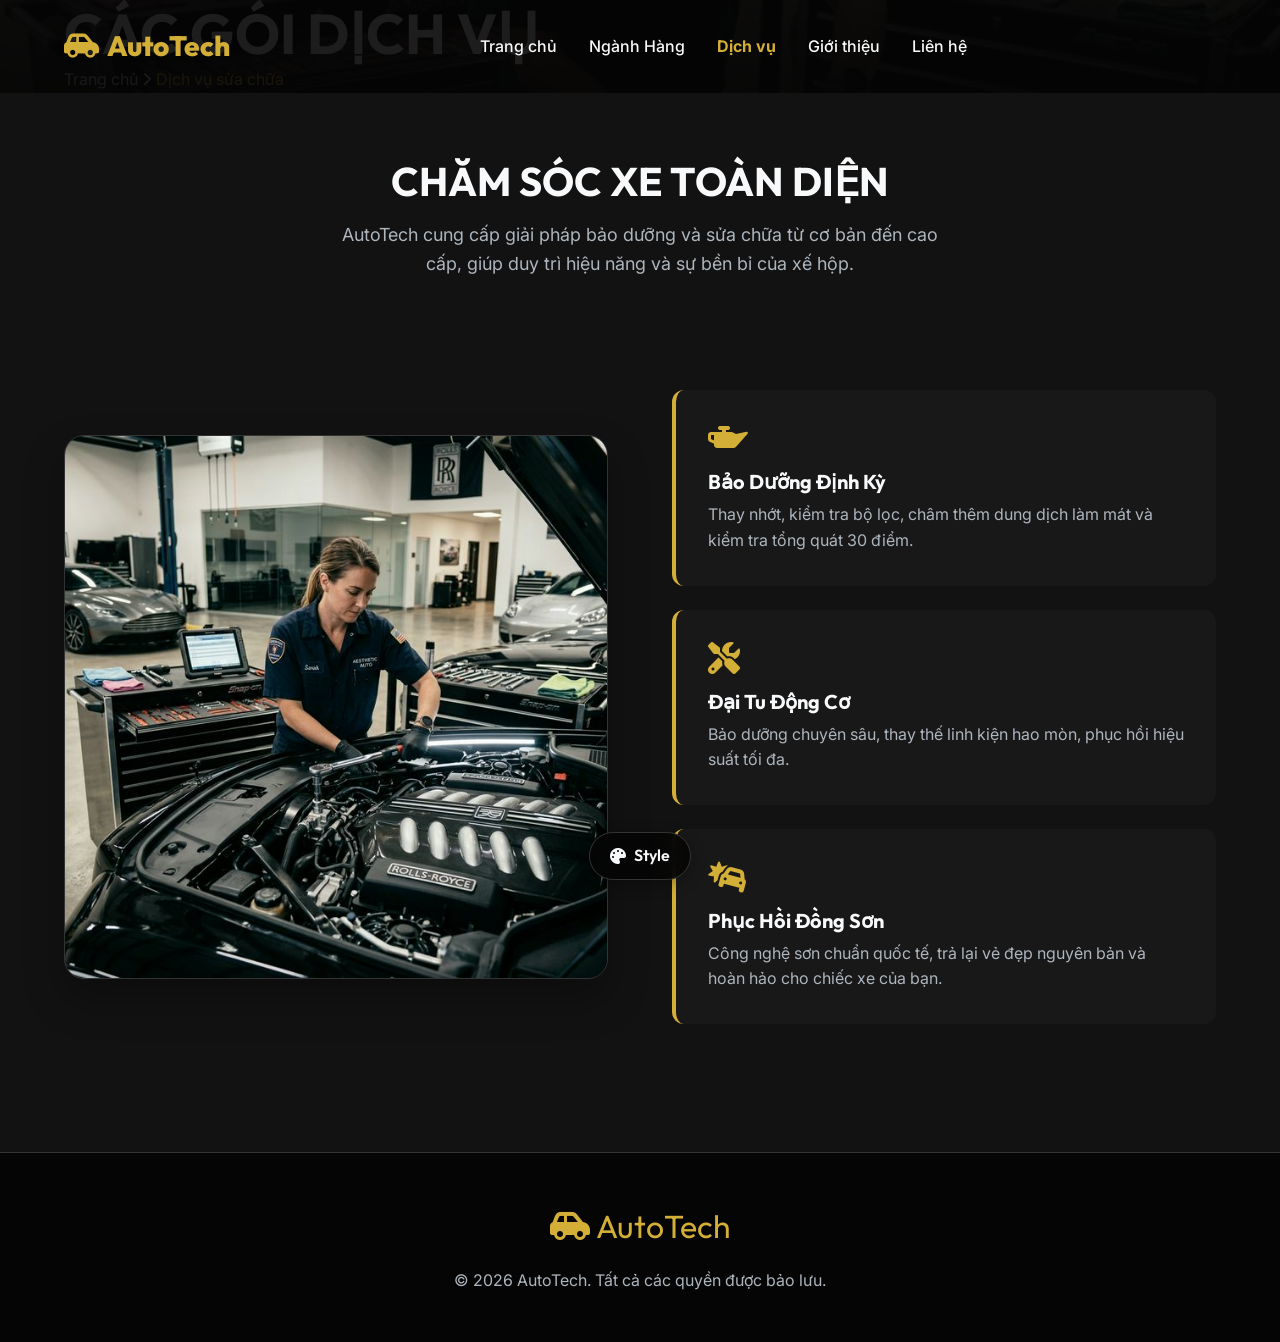
<file: services.html>
<!DOCTYPE html>
<html lang="vi">
<head>
  <meta charset="UTF-8" />
  <meta name="viewport" content="width=device-width, initial-scale=1.0" />
  <title>Dịch Vụ Sửa Chữa - AutoTech</title>
  <link href="https://fonts.googleapis.com/css2?family=Inter:wght@300;400;500;600;700&family=Outfit:wght@400;600;800&display=swap" rel="stylesheet">
  <link rel="stylesheet" href="styles.css" />
  <link rel="stylesheet" href="https://cdnjs.cloudflare.com/ajax/libs/font-awesome/6.4.0/css/all.min.css" />
</head>
<body class="theme-dark-luxury">
  
  <nav class="navbar scrolled" id="navbar" style="background-color: var(--nav-bg);">
    <div class="container nav-container">
      <a href="index.html" class="logo">
        <i class="fa-solid fa-car-side"></i> AutoTech
      </a>
      <ul class="nav-links">
        <li><a href="index.html">Trang chủ</a></li>
        <li><a href="products.html">Ngành Hàng</a></li>
        <li><a href="services.html" style="color: var(--accent-color); font-weight: 700;">Dịch vụ</a></li>
        <li><a href="about.html">Giới thiệu</a></li>
        <li><a href="contact.html">Liên hệ</a></li>
      </ul>
      <div class="nav-extra" style="display:flex; align-items:center;">
        <div class="search-bar" style="display:none;">
          <input type="text" placeholder="Tìm kiếm mã SKU...">
          <button><i class="fas fa-search"></i></button>
        </div>
        <div class="hamburger" style="margin-left: 20px;"><i class="fas fa-bars"></i></div>
      </div>
    </div>
  </nav>

  <header class="page-header" style="background-image: linear-gradient(rgba(0,0,0,0.6), rgba(0,0,0,0.8)), url('images/service.png'); background-size: cover; background-position: center;">
    <div class="container">
      <h1 style="color: #fff; font-size: 3.5rem;">CÁC GÓI DỊCH VỤ</h1>
      <div class="breadcrumb" style="color: #ccc;">
        <span><a href="index.html">Trang chủ</a></span> <i class="fas fa-angle-right"></i> <span class="active" style="color: var(--accent-color);">Dịch vụ sửa chữa</span>
      </div>
    </div>
  </header>

  <section class="services-section" style="padding-top: 4rem;">
    <div class="container">
      <div class="section-header">
        <h2 class="section-title">CHĂM SÓC XE TOÀN DIỆN</h2>
        <p class="section-subtitle">AutoTech cung cấp giải pháp bảo dưỡng và sửa chữa từ cơ bản đến cao cấp, giúp duy trì hiệu năng và sự bền bỉ của xế hộp.</p>
      </div>

      <div class="services-wrapper">
        <div class="services-image">
          <img src="images/service.png" alt="Car Repair Service" style="border-radius: var(--radius-lg); box-shadow: 0 20px 40px rgba(0,0,0,0.3);" />
        </div>
        <div class="services-list" id="servicesList">
          <!-- Injected via JS -->
        </div>
      </div>
    </div>
  </section>

  <footer>
    <div class="container footer-content">
      <div class="footer-logo"><i class="fa-solid fa-car-side"></i> AutoTech</div>
      <p>&copy; 2026 AutoTech. Tất cả các quyền được bảo lưu.</p>
    </div>
  </footer>

  <div class="style-switcher-wrapper">
    <div class="style-switcher-toggle" id="switcherToggle"><i class="fas fa-palette"></i> Style</div>
    <div class="style-switcher-panel" id="switcherPanel">
      <h3>Chọn Theme (UI/UX)</h3>
      <div class="theme-options">
        <button class="theme-btn active" data-theme="theme-dark-luxury"><span class="color-dot" style="background:#0a0a0a; border: 2px solid #d4af37"></span>Dark Luxury</button>
        <button class="theme-btn" data-theme="theme-fresh-modern"><span class="color-dot" style="background:#ffffff; border: 2px solid #2563eb"></span>Fresh Modern</button>
        <button class="theme-btn" data-theme="theme-racing-red"><span class="color-dot" style="background:#18181b; border: 2px solid #ef4444"></span>Racing Red</button>
        <button class="theme-btn" data-theme="theme-ocean-depth"><span class="color-dot" style="background:#0f172a; border: 2px solid #06b6d4"></span>Ocean Depth</button>
        <button class="theme-btn" data-theme="theme-industrial"><span class="color-dot" style="background:#1f1e1d; border: 2px solid #f97316"></span>Industrial</button>
      </div>
    </div>
  </div>

  <script src="main.js"></script>
</body>
</html>
</file>
<file: styles.css>
/* CSS Variables & Theming */
:root {
  /* Default: Dark Luxury */
  --bg-primary: #050505;
  --bg-secondary: #121212;
  --text-primary: #f8f9fa;
  --text-secondary: #adb5bd;
  --accent-color: #d4af37; /* Gold */
  --accent-hover: #b38f20;
  --card-bg: rgba(25, 25, 25, 0.8);
  --border-color: #333;
  --nav-bg: rgba(5, 5, 5, 0.9);
  --font-heading: 'Outfit', sans-serif;
  --font-body: 'Inter', sans-serif;
  --radius-sm: 4px;
  --radius-md: 12px;
  --radius-lg: 20px;
  --hero-overlay: rgba(0,0,0,0.7);
  --layout-style: 'classic';
}

/* Theme 2: Fresh Modern */
.theme-fresh-modern {
  --bg-primary: #f8fafc;
  --bg-secondary: #ffffff;
  --text-primary: #0f172a;
  --text-secondary: #475569;
  --accent-color: #2563eb;
  --accent-hover: #1d4ed8;
  --card-bg: #ffffff;
  --border-color: #e2e8f0;
  --nav-bg: rgba(255, 255, 255, 0.95);
  --font-heading: 'Inter', sans-serif;
  --hero-overlay: rgba(255, 255, 255, 0.3);
  --radius-sm: 8px;
  --radius-md: 16px;
  --radius-lg: 30px;
  --layout-style: 'soft';
}
.theme-fresh-modern .hero-bg img { filter: brightness(0.8); }
.theme-fresh-modern h1, .theme-fresh-modern .hero p { color: #fff; text-shadow: 0 2px 10px rgba(0,0,0,0.5); }

/* Theme 3: Racing Red */
.theme-racing-red {
  --bg-primary: #09090b;
  --bg-secondary: #18181b;
  --text-primary: #ffffff;
  --text-secondary: #a1a1aa;
  --accent-color: #ef4444;
  --accent-hover: #dc2626;
  --card-bg: #27272a;
  --border-color: #ef4444;
  --nav-bg: rgba(9, 9, 11, 0.9);
  --font-heading: 'Roboto Mono', monospace;
  --hero-overlay: rgba(9,9,11,0.85);
  --radius-sm: 0px;
  --radius-md: 0px;
  --radius-lg: 0px;
  --layout-style: 'sharp';
}

/* Theme 4: Ocean Depth */
.theme-ocean-depth {
  --bg-primary: #020617;
  --bg-secondary: #0f172a;
  --text-primary: #f8fafc;
  --text-secondary: #94a3b8;
  --accent-color: #06b6d4;
  --accent-hover: #0891b2;
  --card-bg: rgba(15, 23, 42, 0.8);
  --border-color: #1e293b;
  --nav-bg: rgba(2, 6, 23, 0.9);
  --font-heading: 'Outfit', sans-serif;
  --hero-overlay: rgba(2,6,23,0.7);
  --radius-sm: 10px;
  --radius-md: 24px;
  --radius-lg: 40px;
  --layout-style: 'fluid';
}

/* Theme 5: Industrial Grunge */
.theme-industrial {
  --bg-primary: #1c1917;
  --bg-secondary: #292524;
  --text-primary: #fafaf9;
  --text-secondary: #a8a29e;
  --accent-color: #f97316;
  --accent-hover: #ea580c;
  --card-bg: #44403c;
  --border-color: #78716c;
  --nav-bg: rgba(28, 25, 23, 0.9);
  --font-heading: 'Inter', sans-serif;
  --hero-overlay: rgba(28, 25, 23, 0.8);
  --radius-sm: 2px;
  --radius-md: 4px;
  --radius-lg: 8px;
  --layout-style: 'blocky';
}

/* Global Reset */
* {
  margin: 0;
  padding: 0;
  box-sizing: border-box;
}

html {
  scroll-behavior: smooth;
}

body {
  font-family: var(--font-body);
  background-color: var(--bg-primary);
  color: var(--text-primary);
  line-height: 1.6;
  transition: background-color 0.4s ease, color 0.4s ease;
  overflow-x: hidden;
}

h1, h2, h3, h4, h5, h6 {
  font-family: var(--font-heading);
  font-weight: 700;
  line-height: 1.2;
}

a {
  text-decoration: none;
  color: inherit;
}

img {
  max-width: 100%;
  height: auto;
  display: block;
}

.container {
  width: 90%;
  max-width: 1200px;
  margin: 0 auto;
}

/* Typography Utility */
.section-title {
  font-size: 2.5rem;
  margin-bottom: 1rem;
  color: var(--text-primary);
  text-transform: capitalize;
}

.section-subtitle {
  font-size: 1.125rem;
  color: var(--text-secondary);
  max-width: 600px;
  margin-bottom: 3rem;
}

.section-header {
  text-align: center;
  margin-bottom: 4rem;
  display: flex;
  flex-direction: column;
  align-items: center;
}

/* Button Styles */
.btn {
  display: inline-block;
  padding: 0.875rem 2rem;
  border-radius: var(--radius-sm);
  font-weight: 600;
  text-transform: uppercase;
  letter-spacing: 1px;
  cursor: pointer;
  transition: all 0.3s ease;
  font-size: 0.875rem;
  border: none;
  font-family: var(--font-heading);
}

.btn-primary {
  background-color: var(--accent-color);
  color: #fff;
}

.btn-primary:hover {
  background-color: var(--accent-hover);
  transform: translateY(-2px);
  box-shadow: 0 4px 15px rgba(var(--accent-color), 0.4);
}

.btn-outline {
  background-color: transparent;
  color: var(--text-primary);
  border: 1px solid var(--text-primary);
}

.btn-outline:hover {
  background-color: var(--text-primary);
  color: var(--bg-primary);
}

.btn-block {
  width: 100%;
}

/* Navbar */
.navbar {
  position: fixed;
  top: 0;
  left: 0;
  width: 100%;
  padding: 1.5rem 0;
  background-color: transparent;
  transition: all 0.3s ease;
  z-index: 1000;
}

.navbar.scrolled {
  background-color: var(--nav-bg);
  padding: 1rem 0;
  backdrop-filter: blur(10px);
  box-shadow: 0 4px 20px rgba(0, 0, 0, 0.1);
  border-bottom: 1px solid var(--border-color);
}

.nav-container {
  display: flex;
  justify-content: space-between;
  align-items: center;
}

.logo {
  font-size: 1.75rem;
  font-weight: 800;
  font-family: var(--font-heading);
  color: var(--accent-color);
  display: flex;
  align-items: center;
  gap: 0.5rem;
}

.nav-links {
  list-style: none;
  display: flex;
  gap: 2rem;
}

.nav-links a {
  font-weight: 500;
  font-size: 1rem;
  transition: color 0.3s ease;
}

.nav-links a:hover {
  color: var(--accent-color);
}

.hamburger {
  display: none;
  font-size: 1.5rem;
  cursor: pointer;
}

/* Hero Section */
.hero {
  position: relative;
  min-height: 100vh;
  display: flex;
  align-items: center;
  justify-content: center;
  text-align: center;
  padding-top: 80px;
}

.hero-bg {
  position: absolute;
  top: 0;
  left: 0;
  width: 100%;
  height: 100%;
  z-index: -2;
}

.hero-bg img {
  width: 100%;
  height: 100%;
  object-fit: cover;
  object-position: center;
}

.hero-overlay {
  position: absolute;
  top: 0;
  left: 0;
  width: 100%;
  height: 100%;
  background: var(--hero-overlay);
  z-index: -1;
  transition: background 0.4s ease;
}

.hero-content {
  max-width: 800px;
  z-index: 1;
}

.hero h1 {
  font-size: 4.5rem;
  margin-bottom: 1.5rem;
  color: #fff;
}

.hero p {
  font-size: 1.25rem;
  color: rgba(255, 255, 255, 0.9);
  margin-bottom: 2.5rem;
}

.hero-buttons {
  display: flex;
  gap: 1rem;
  justify-content: center;
}

/* Animations */
.animate-up {
  opacity: 0;
  transform: translateY(30px);
  animation: fadeUp 1s cubic-bezier(0.16, 1, 0.3, 1) forwards;
}
.delay-1 { animation-delay: 0.2s; }
.delay-2 { animation-delay: 0.4s; }

@keyframes fadeUp {
  to {
    opacity: 1;
    transform: translateY(0);
  }
}

/* Products Section */
.products-section {
  padding: 8rem 0;
  background-color: var(--bg-primary);
}

.product-grid {
  display: grid;
  grid-template-columns: repeat(auto-fit, minmax(300px, 1fr));
  gap: 2rem;
}

.product-card {
  background-color: var(--card-bg);
  border-radius: var(--radius-md);
  overflow: hidden;
  border: 1px solid var(--border-color);
  transition: transform 0.3s ease, box-shadow 0.3s ease;
  display: flex;
  flex-direction: column;
}

.product-card:hover {
  transform: translateY(-10px);
  box-shadow: 0 15px 30px rgba(0,0,0,0.2);
  border-color: var(--accent-color);
}

.product-img {
  height: 250px;
  width: 100%;
  object-fit: cover;
  transition: transform 0.5s ease;
}

.product-card:hover .product-img {
  transform: scale(1.05);
}

.product-info {
  padding: 1.5rem;
  flex-grow: 1;
  display: flex;
  flex-direction: column;
}

.product-title {
  font-size: 1.25rem;
  margin-bottom: 0.5rem;
}

.product-category {
  font-size: 0.875rem;
  color: var(--accent-color);
  margin-bottom: 1rem;
  text-transform: uppercase;
  letter-spacing: 1px;
}

.product-price {
  font-size: 1.5rem;
  font-weight: 700;
  margin-top: auto;
  color: var(--text-primary);
}

/* Services Section */
.services-section {
  padding: 8rem 0;
  background-color: var(--bg-secondary);
}

.services-wrapper {
  display: grid;
  grid-template-columns: 1fr 1fr;
  gap: 4rem;
  align-items: center;
}

.services-image img {
  border-radius: var(--radius-lg);
  box-shadow: 0 20px 40px rgba(0,0,0,0.3);
  border: 1px solid var(--border-color);
}

.services-list {
  display: flex;
  flex-direction: column;
  gap: 1.5rem;
}

.service-item {
  background-color: var(--card-bg);
  padding: 2rem;
  border-radius: var(--radius-md);
  border-left: 4px solid var(--accent-color);
  transition: all 0.3s ease;
}

.service-item:hover {
  transform: translateX(10px);
  background-color: var(--bg-primary);
}

.service-icon {
  font-size: 2rem;
  color: var(--accent-color);
  margin-bottom: 1rem;
}

.service-title {
  font-size: 1.25rem;
  margin-bottom: 0.5rem;
}

.service-desc {
  color: var(--text-secondary);
}

/* About Section */
.about-section {
  padding: 8rem 0;
  background-color: var(--bg-primary);
}

.about-grid {
  display: grid;
  grid-template-columns: 1fr 1fr;
  gap: 4rem;
  align-items: center;
}

.about-content p {
  color: var(--text-secondary);
  font-size: 1.125rem;
  margin-bottom: 2rem;
}

.stats {
  display: flex;
  gap: 2rem;
}

.stat-item h3 {
  font-size: 2.5rem;
  color: var(--accent-color);
  margin-bottom: 0.5rem;
}

.stat-item p {
  font-size: 0.875rem;
  text-transform: uppercase;
  letter-spacing: 1px;
  color: var(--text-primary);
}

.about-images {
  position: relative;
}

.about-img {
  border-radius: var(--radius-md);
  box-shadow: 0 20px 40px rgba(0,0,0,0.3);
}

.about-images .float-img {
  position: absolute;
  bottom: -40px;
  left: -40px;
  width: 60%;
  border: 10px solid var(--bg-primary);
}

/* Contact Section */
.contact-section {
  padding: 8rem 0;
  background-color: var(--bg-secondary);
}

.contact-grid {
  display: grid;
  grid-template-columns: 1fr 2fr;
  gap: 4rem;
}

.contact-card {
  background-color: var(--card-bg);
  padding: 2rem;
  border-radius: var(--radius-md);
  margin-bottom: 1.5rem;
  text-align: center;
  border: 1px solid var(--border-color);
}

.contact-card i {
  font-size: 2rem;
  color: var(--accent-color);
  margin-bottom: 1rem;
}

.contact-card h3 {
  margin-bottom: 0.5rem;
}

.contact-card p {
  color: var(--text-secondary);
}

.contact-form {
  background-color: var(--card-bg);
  padding: 3rem;
  border-radius: var(--radius-lg);
  border: 1px solid var(--border-color);
  display: flex;
  flex-direction: column;
  gap: 1.5rem;
}

.input-group {
  display: grid;
  grid-template-columns: 1fr 1fr;
  gap: 1.5rem;
}

input, textarea {
  width: 100%;
  padding: 1rem 1.5rem;
  background-color: var(--bg-primary);
  border: 1px solid var(--border-color);
  border-radius: var(--radius-sm);
  color: var(--text-primary);
  font-family: var(--font-body);
  transition: border-color 0.3s ease;
}

input:focus, textarea:focus {
  outline: none;
  border-color: var(--accent-color);
}

/* Footer */
footer {
  background-color: var(--bg-primary);
  border-top: 1px solid var(--border-color);
  padding: 3rem 0;
  text-align: center;
}

.footer-logo {
  font-size: 2rem;
  font-family: var(--font-heading);
  color: var(--accent-color);
  margin-bottom: 1rem;
}

footer p {
  color: var(--text-secondary);
}

/* -----------------------------------
   THEME SPECIFIC DESKTOP LAYOUT MODIFIERS 
------------------------------------ */
@media (min-width: 993px) {
  /* Fresh Modern Layout Modifiers */
  .theme-fresh-modern .about-grid { grid-template-columns: 2fr 3fr; direction: rtl; }
  .theme-fresh-modern .about-content, .theme-fresh-modern .about-images { direction: ltr; }
  .theme-fresh-modern .product-grid { gap: 1rem; }
  .theme-fresh-modern .services-wrapper { grid-template-columns: 3fr 2fr; }

  /* Racing Red Layout Modifiers */
  .theme-racing-red .service-item { transform: skewX(-5deg); border-radius: 0; }
  .theme-racing-red .service-item > * { transform: skewX(5deg); }
  .theme-racing-red .product-grid { grid-template-columns: repeat(auto-fit, minmax(350px, 1fr)); gap: 3rem; }
  .theme-racing-red .services-wrapper { grid-template-columns: 1fr; text-align: center; }
  .theme-racing-red .services-image { margin-top: 2rem; max-width: 700px; margin-inline: auto; order: 2; }
  .theme-racing-red .services-list { order: 1; display: grid; grid-template-columns: 1fr 1fr 1fr; gap: 1rem; }

  /* Ocean Depth Layout Modifiers */
  .theme-ocean-depth .product-grid { display: flex; flex-wrap: wrap; justify-content: center; gap: 2.5rem; }
  .theme-ocean-depth .product-card { width: calc(33.33% - 2rem); min-width: 280px; }
  .theme-ocean-depth .services-wrapper { grid-template-columns: 1fr 2fr; }
  .theme-ocean-depth .about-images .float-img { bottom: -20px; left: -20px; transform: rotate(-8deg) scale(1.1); box-shadow: 0 10px 30px var(--accent-color); }

  /* Industrial Grunge Layout Modifiers */
  .theme-industrial .product-grid { grid-template-columns: repeat(2, 1fr); gap: 2rem; }
  .theme-industrial .product-card { flex-direction: row; align-items: center; border-radius: 0; border: 3px solid var(--border-color); box-shadow: 10px 10px 0 var(--border-color); transform: none !important; }
  .theme-industrial .product-card:hover { box-shadow: 10px 10px 0 var(--accent-color); border-color: var(--accent-color); }
  .theme-industrial .product-img { width: 40%; height: 250px; }
  .theme-industrial .product-info { width: 60%; }
  .theme-industrial .contact-grid { display: flex; flex-direction: column-reverse; gap: 2rem; }
  .theme-industrial .contact-info { display: grid; grid-template-columns: 1fr 1fr 1fr; gap: 1rem; }
  .theme-industrial .contact-card { margin-bottom: 0; }
}

/* NAMBAC STYLE UPDATES */
.nav-extra .search-bar { display: flex; background: var(--bg-primary); border: 1px solid var(--border-color); border-radius: 30px; overflow: hidden; padding: 5px; }
.nav-extra input { border: none; background: transparent; padding: 5px 15px; color: var(--text-primary); outline: none; width: 200px; }
.nav-extra button { background: var(--accent-color); color: #fff; border: none; padding: 5px 15px; border-radius: 20px; cursor: pointer; }

.nambac-style-banner { background-image: linear-gradient(rgba(0,0,0,0.6), rgba(0,0,0,0.8)), url('images/banner.png'); background-size: cover; background-position: center; padding-top: 150px; padding-bottom: 80px; text-align: left; }
.nambac-style-banner h1 { font-size: 2.5rem; text-transform: uppercase; letter-spacing: 2px; color: #fff; }
.nambac-style-banner .breadcrumb { margin-top: 15px; color: #ccc; font-size: 0.95rem; }
.nambac-style-banner .active { color: var(--accent-color); font-weight: 600; }
.breadcrumb a { color: inherit; transition: 0.3s; }
.breadcrumb a:hover { color: var(--accent-color); }

.shop-sidebar .category-list li { display: flex; justify-content: space-between; align-items: center; border-bottom: 1px dashed var(--border-color); }
.shop-sidebar .category-list li i { font-size: 0.8rem; color: var(--text-secondary); }
.count { background: var(--bg-secondary); padding: 2px 8px; border-radius: 10px; font-size: 0.8rem; }

.shop-controls { display: flex; justify-content: space-between; align-items: center; background: var(--card-bg); padding: 15px 20px; border: 1px solid var(--border-color); border-radius: var(--radius-sm); margin-bottom: 30px; }
.display-modes button { background: transparent; border: none; color: var(--text-secondary); font-size: 1.2rem; cursor: pointer; margin-right: 15px; }
.display-modes button.active { color: var(--accent-color); }
.sort-dropdown select { background: var(--bg-primary); border: 1px solid var(--border-color); color: var(--text-primary); padding: 5px 10px; border-radius: 4px; outline: none; }

/* Product Detail Nambac */
.detail-grid { display: grid; grid-template-columns: 1fr 1fr; gap: 3rem; align-items: start; }
.shop-layout { display: grid; grid-template-columns: 250px 1fr; gap: 2rem; }
.shop-sidebar .filter-group { background: var(--card-bg); padding: 20px; border: 1px solid var(--border-color); border-radius: var(--radius-sm); margin-bottom: 20px; }
.shop-sidebar .filter-group h3 { margin-bottom: 15px; font-size: 1.1rem; border-bottom: 2px solid var(--border-color); padding-bottom: 10px; }
.shop-sidebar .category-list { list-style: none; padding: 0; }
.shop-sidebar .category-list li { padding: 10px 0; cursor: pointer; transition: 0.3s; }
.shop-sidebar .category-list li:hover, .shop-sidebar .category-list li.active { color: var(--accent-color); }
.trust-badges { display: flex; flex-wrap: wrap; gap: 20px; margin: 30px 0; border-top: 1px dashed var(--border-color); border-bottom: 1px dashed var(--border-color); padding: 20px 0; }
.badge-item { display: flex; align-items: center; gap: 10px; font-size: 0.9rem; color: var(--text-primary); font-weight: 500; }
.badge-item i { font-size: 1.8rem; color: var(--accent-color); }

.product-tabs { margin-top: 60px; }
.tab-headers { display: flex; border-bottom: 2px solid var(--border-color); overflow-x: auto; }
.tab-headers button { background: transparent; border: none; padding: 15px 30px; color: var(--text-secondary); font-size: 1.1rem; font-weight: 600; cursor: pointer; font-family: var(--font-heading); white-space: nowrap; }
.tab-headers button.active { color: var(--accent-color); border-bottom: 2px solid var(--accent-color); margin-bottom: -2px; }

/* Responsive Styles */
@media (max-width: 992px) {
  .hero h1 { font-size: 3.5rem; }
  .services-wrapper, .about-grid, .contact-grid {
    grid-template-columns: 1fr;
    gap: 3rem;
  }
  .input-group {
    grid-template-columns: 1fr;
  }
  .about-images .float-img {
    display: none;
  }
  .detail-grid {
    grid-template-columns: 1fr;
  }
  .shop-layout {
    grid-template-columns: 1fr;
  }
}

@media (max-width: 768px) {
  .nav-links {
    position: absolute;
    top: 100%;
    left: 0;
    width: 100%;
    background-color: var(--nav-bg);
    flex-direction: column;
    padding: 2rem;
    gap: 1.5rem;
    text-align: center;
    clip-path: polygon(0 0, 100% 0, 100% 0, 0 0);
    transition: clip-path 0.4s ease;
  }
  .nav-links.active {
    clip-path: polygon(0 0, 100% 0, 100% 100%, 0 100%);
  }
  .hamburger {
    display: block;
  }
  .nav-extra .search-bar {
    display: none;
  }
  .hero h1 { font-size: 2.5rem; }
  .hero-buttons { flex-direction: column; }
}

/* Style Switcher UI (Bottom Center) */
.style-switcher-wrapper {
  position: fixed;
  bottom: 20px;
  left: 50%;
  transform: translateX(-50%);
  z-index: 9999;
  display: flex;
  flex-direction: column;
  align-items: center;
}

.style-switcher-toggle {
  background: var(--nav-bg);
  color: var(--text-primary);
  padding: 10px 20px;
  border-radius: 30px;
  border: 1px solid var(--border-color);
  backdrop-filter: blur(10px);
  box-shadow: 0 4px 15px rgba(0,0,0,0.3);
  cursor: pointer;
  font-family: var(--font-heading);
  font-weight: 600;
  display: flex;
  align-items: center;
  gap: 8px;
  transition: all 0.3s;
}

.style-switcher-toggle:hover {
  border-color: var(--accent-color);
}

.style-switcher-panel {
  background: var(--nav-bg);
  border: 1px solid var(--border-color);
  padding: 1.5rem;
  border-radius: var(--radius-md);
  margin-bottom: 10px;
  backdrop-filter: blur(10px);
  box-shadow: 0 10px 30px rgba(0,0,0,0.5);
  display: none;
  opacity: 0;
  transform: translateY(20px);
  transition: all 0.3s ease;
  width: max-content;
}

.style-switcher-panel.show {
  display: block;
  opacity: 1;
  transform: translateY(0);
}

.style-switcher-panel h3 {
  font-size: 1.1rem;
  margin-bottom: 1rem;
  text-align: center;
}

.theme-options {
  display: flex;
  gap: 10px;
}

.theme-btn {
  background: var(--card-bg);
  border: 1px solid var(--border-color);
  color: var(--text-primary);
  padding: 10px 15px;
  border-radius: var(--radius-sm);
  cursor: pointer;
  display: flex;
  flex-direction: column;
  align-items: center;
  gap: 5px;
  font-size: 0.8rem;
  transition: all 0.3s;
}

.theme-btn:hover, .theme-btn.active {
  border-color: var(--accent-color);
  transform: translateY(-2px);
}

.color-dot {
  width: 24px;
  height: 24px;
  border-radius: 50%;
  display: block;
}
</file>
